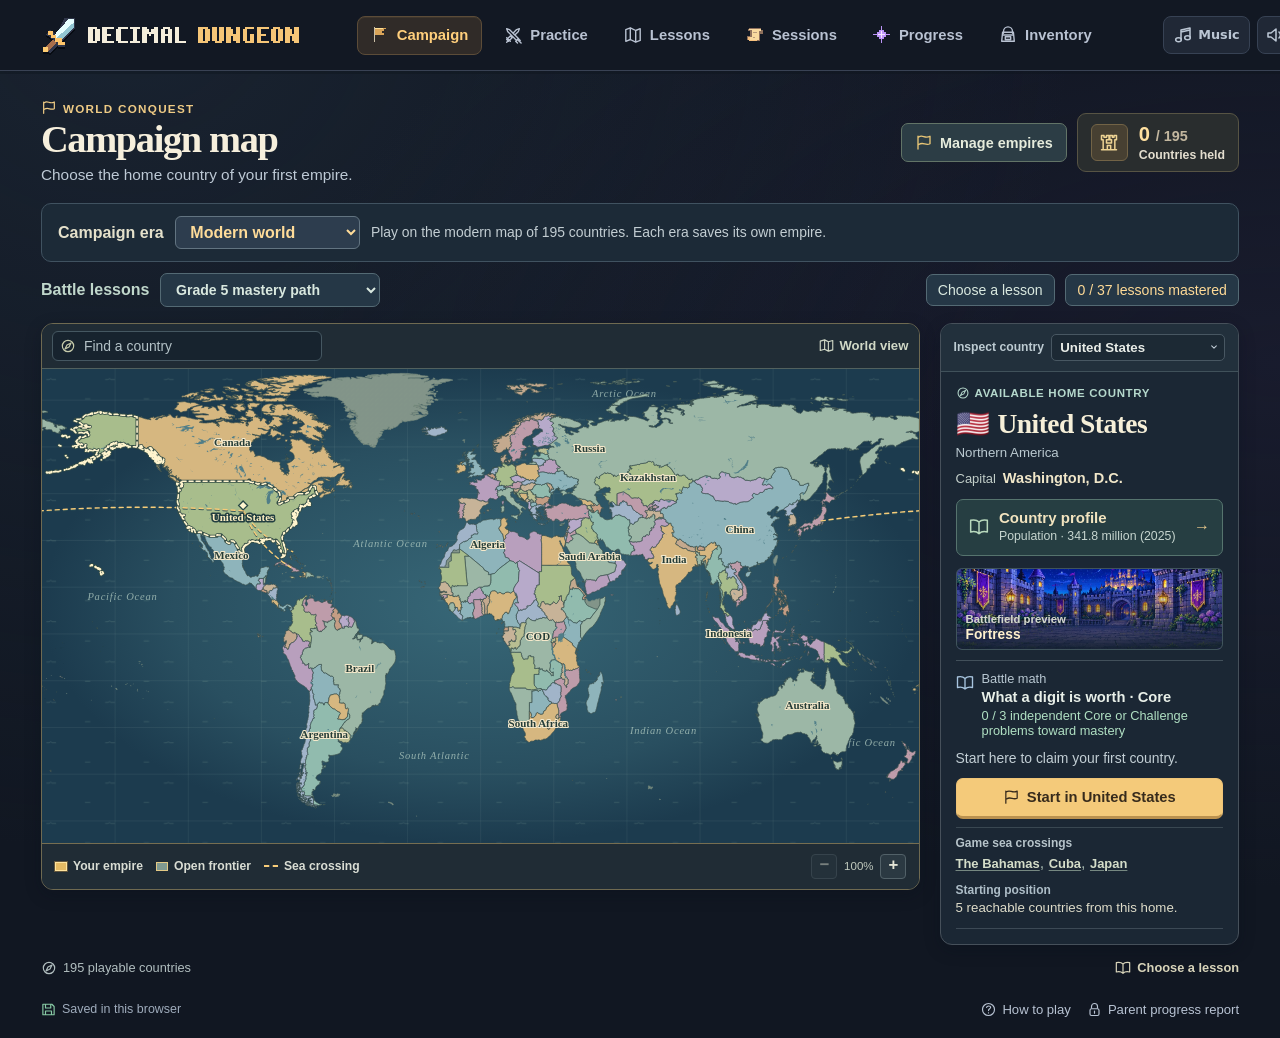
<file: web/index.html>
<!doctype html>
<html lang="en">
<head>
<meta charset="utf-8">
<meta name="viewport" content="width=device-width, initial-scale=1">
<meta name="theme-color" content="#10131e">
<meta http-equiv="Content-Security-Policy" content="default-src 'self' file:; script-src 'self' file:; style-src 'self' file: 'unsafe-inline'; img-src 'self' file: data:; media-src 'self' file:; connect-src 'none'; object-src 'none'; base-uri 'none'">
<title>Decimal Dungeon</title>
<link rel="icon" href="assets/app-icon.png">
<link rel="stylesheet" href="game.css">
<link rel="stylesheet" href="workbench.css">
<link rel="stylesheet" href="panels.css">
<link rel="stylesheet" href="campaign.css">
<link rel="stylesheet" href="country-guide.css">
<link rel="stylesheet" href="lesson-board.css">
<link rel="stylesheet" href="lesson-library.css">
<link rel="stylesheet" href="math-paper.css">
<link rel="stylesheet" href="fraction-workmat.css">
<link rel="stylesheet" href="battle-clock.css">
<script defer src="math.js"></script>
<script defer src="campaign-data.js"></script>
<script defer src="capitals.js"></script>
<script defer src="historical-atlas.js"></script>
<script defer src="eras.js"></script>
<script defer src="place-value.js"></script>
<script defer src="lesson-numbers.js"></script>
<script defer src="lesson-space.js"></script>
<script defer src="lessons.js"></script>
<script defer src="adventure.js"></script>
<script defer src="math-paper.js"></script>
<script defer src="fraction-workmat.js"></script>
<script defer src="workbench.js"></script>
<script defer src="lesson-models.js"></script>
<script defer src="lesson-board.js"></script>
<script defer src="lesson-library.js"></script>
<script defer src="panels.js"></script>
<script defer src="country-profiles.js"></script>
<script defer src="historical-country-facts.js"></script>
<script defer src="heritage-sites.js"></script>
<script defer src="country-guide.js"></script>
<script defer src="campaign.js"></script>
<script defer src="victory.js"></script>
<script defer src="battle-clock.js"></script>
<script defer src="music.js"></script>
<script defer src="game.js"></script>
</head>
<body>
<a class="skip" href="#campaign-host">Go to campaign map</a>
<header class="mast">
  <div class="mast-inner">
    <div class="brand" aria-label="Decimal Dungeon"><span data-icon="sword" class="brand-icon"></span><img src="assets/wordmark.png" alt="Decimal Dungeon"></div>
    <nav class="nav" aria-label="Game navigation">
      <button type="button" class="nav-item current" id="campaign-nav" aria-current="page"><span data-icon="flag"></span>Campaign</button>
      <button type="button" class="nav-item" id="battle-nav"><span data-icon="battle"></span><span id="battle-nav-label">Practice</span></button>
      <button type="button" class="nav-item" data-panel="map"><span data-icon="map"></span>Lessons</button>
      <button type="button" class="nav-item" data-panel="sessions"><span data-icon="scroll"></span>Sessions</button>
      <button type="button" class="nav-item" data-panel="progress"><span data-icon="spark"></span>Progress</button>
      <button type="button" class="nav-item" data-panel="inventory"><span data-icon="bag"></span>Inventory</button>
    </nav>
    <div class="tools">
      <button type="button" class="tool music-toggle" id="music" aria-label="Turn background music on" aria-pressed="false"><span data-icon="music"></span><span>Music</span></button>
      <button type="button" class="tool" id="sound" title="Turn sound off" aria-label="Turn sound off"><span data-icon="sound"></span></button>
      <button type="button" class="tool" data-panel="settings" title="Game settings" aria-label="Game settings"><span data-icon="gear"></span></button>
    </div>
  </div>
</header>
<main id="campaign-host" tabindex="-1" aria-label="Empire campaign"></main>
<main class="game-layout" id="battle-host" hidden>
  <div class="play-column">
    <section class="lesson-strip" aria-label="Current lesson">
      <div><small id="lesson-session-label">Current lesson</small><strong id="lesson-title" data-active-lesson></strong></div>
      <button type="button" data-panel="tutorial">Tutorial</button>
      <button type="button" data-panel="map">Change lesson</button>
    </section>
    <section class="arena" aria-labelledby="world-title">
      <div class="scenery" id="scenery">
        <div class="glints" aria-hidden="true"><i></i><i></i><i></i><i></i></div>
        <div class="area-title">
          <div class="world-tag"><span data-icon="diamond"></span><span id="world-number">Math practice</span></div>
          <h1 id="world-title" tabindex="-1">Add tenths</h1>
        </div>
        <div id="encounter" class="encounter">Encounter 01</div>
        <div class="fighter hero-fighter" id="hero-fighter" aria-hidden="true">
          <div class="char-shadow"></div>
          <div class="figure"><img id="hero-art" src="assets/ranger.png" alt=""><span class="held" id="held"></span></div>
        </div>
        <div class="fighter enemy-fighter" id="enemy-fighter" aria-hidden="true">
          <div class="char-shadow"></div>
          <div class="figure"><img id="enemy-art" src="assets/slime.png" alt=""><span class="crown" data-icon="crown"></span></div>
        </div>
        <dialog id="victory-film" aria-labelledby="victory-caption">
          <video id="victory-video" muted playsinline preload="none" aria-label="Heroes and monsters march into battle. The heroes raise their flag in victory."></video>
          <strong id="victory-caption"></strong>
          <button type="button" id="skip-victory">Skip film</button>
        </dialog>
        <div class="battle-flash" aria-hidden="true"></div>
        <span class="crit-flare" aria-hidden="true">Critical hit!</span>
        <div class="hero-nameplate plate"><span class="player-gem"></span><span id="battle-hero-name">Rowan</span></div>
        <div class="enemy-nameplate plate">
          <span class="hp-line"><b id="enemy-name">Moss Slime</b><span id="enemy-hp">30/30 HP</span></span>
          <span class="meter hp-track"><span id="hp-meter"></span></span>
        </div>
      </div>
      <div class="objective"><span data-icon="battle"></span><span id="objective">Solve the problem to defeat Moss Slime.</span></div>
    </section>
    <div class="spell-area">
      <div id="battle-timer"></div>
      <section id="workbench" tabindex="-1" aria-label="Math workbench"></section>
    </div>
  </div>
  <aside class="journal" aria-label="Hero and progress">
    <section class="journal-card hero-card">
      <div class="card-title"><span class="kicker-icon" data-icon="helmet"></span><h2>Your hero</h2><button type="button" class="icon-link" title="Change hero or equipment" aria-label="Change hero or equipment" data-panel="inventory"><span data-icon="edit"></span></button></div>
      <div class="hero-profile">
        <div class="portrait"><img id="portrait" src="assets/ranger.png" alt=""></div>
        <div><div class="small-label" id="hero-role">Forest ranger</div><strong id="hero-name">Rowan</strong><span class="level-badge" id="hero-level">Level 1</span></div>
      </div>
      <div class="xp-label"><span>Experience</span><span id="xp-count">0 / 100 XP</span></div>
      <div class="meter xp-track"><span id="xp-meter"></span></div>
      <div class="wallet"><span data-icon="coin"></span><strong id="coins">0</strong><span>gold coins</span></div>
    </section>
    <section class="journal-card quest-card">
      <div class="card-title"><span class="kicker-icon" data-icon="scroll"></span><h2>Battle and learning progress</h2></div>
      <div class="quest-body">
        <div class="quest-name"><span data-icon="flag"></span><strong id="quest-boss-title">Next boss</strong></div>
        <p id="quest-boss-text"></p><div class="encounter-route" id="route" aria-hidden="true"></div>
        <hr>
        <div class="quest-name"><span data-icon="spark"></span><strong id="quest-mastery-title">Add tenths</strong></div>
        <p id="quest-mastery-text"></p><div class="mastery-pips" id="mastery-pips" aria-hidden="true"></div>
      </div>
    </section>
    <button class="map-preview" type="button" id="empire-preview">
      <span class="map-image" id="campaign-miniature" aria-hidden="true"></span>
      <span class="map-caption"><span data-icon="flag"></span><span class="map-caption-heading"><strong>Campaign map</strong><small id="preview-era"></small></span><span id="world-count"></span></span>
    </button>
  </aside>
</main>
<footer class="footer"><span class="save-status" id="save-status"><span data-icon="save"></span>Saved on this Mac</span><div><button type="button" data-panel="help"><span data-icon="help"></span>How to play</button><button type="button" data-panel="parent"><span data-icon="lock"></span>Parent progress report</button></div></footer>
<noscript>This game needs JavaScript enabled.</noscript>
</body>
</html>
</file>
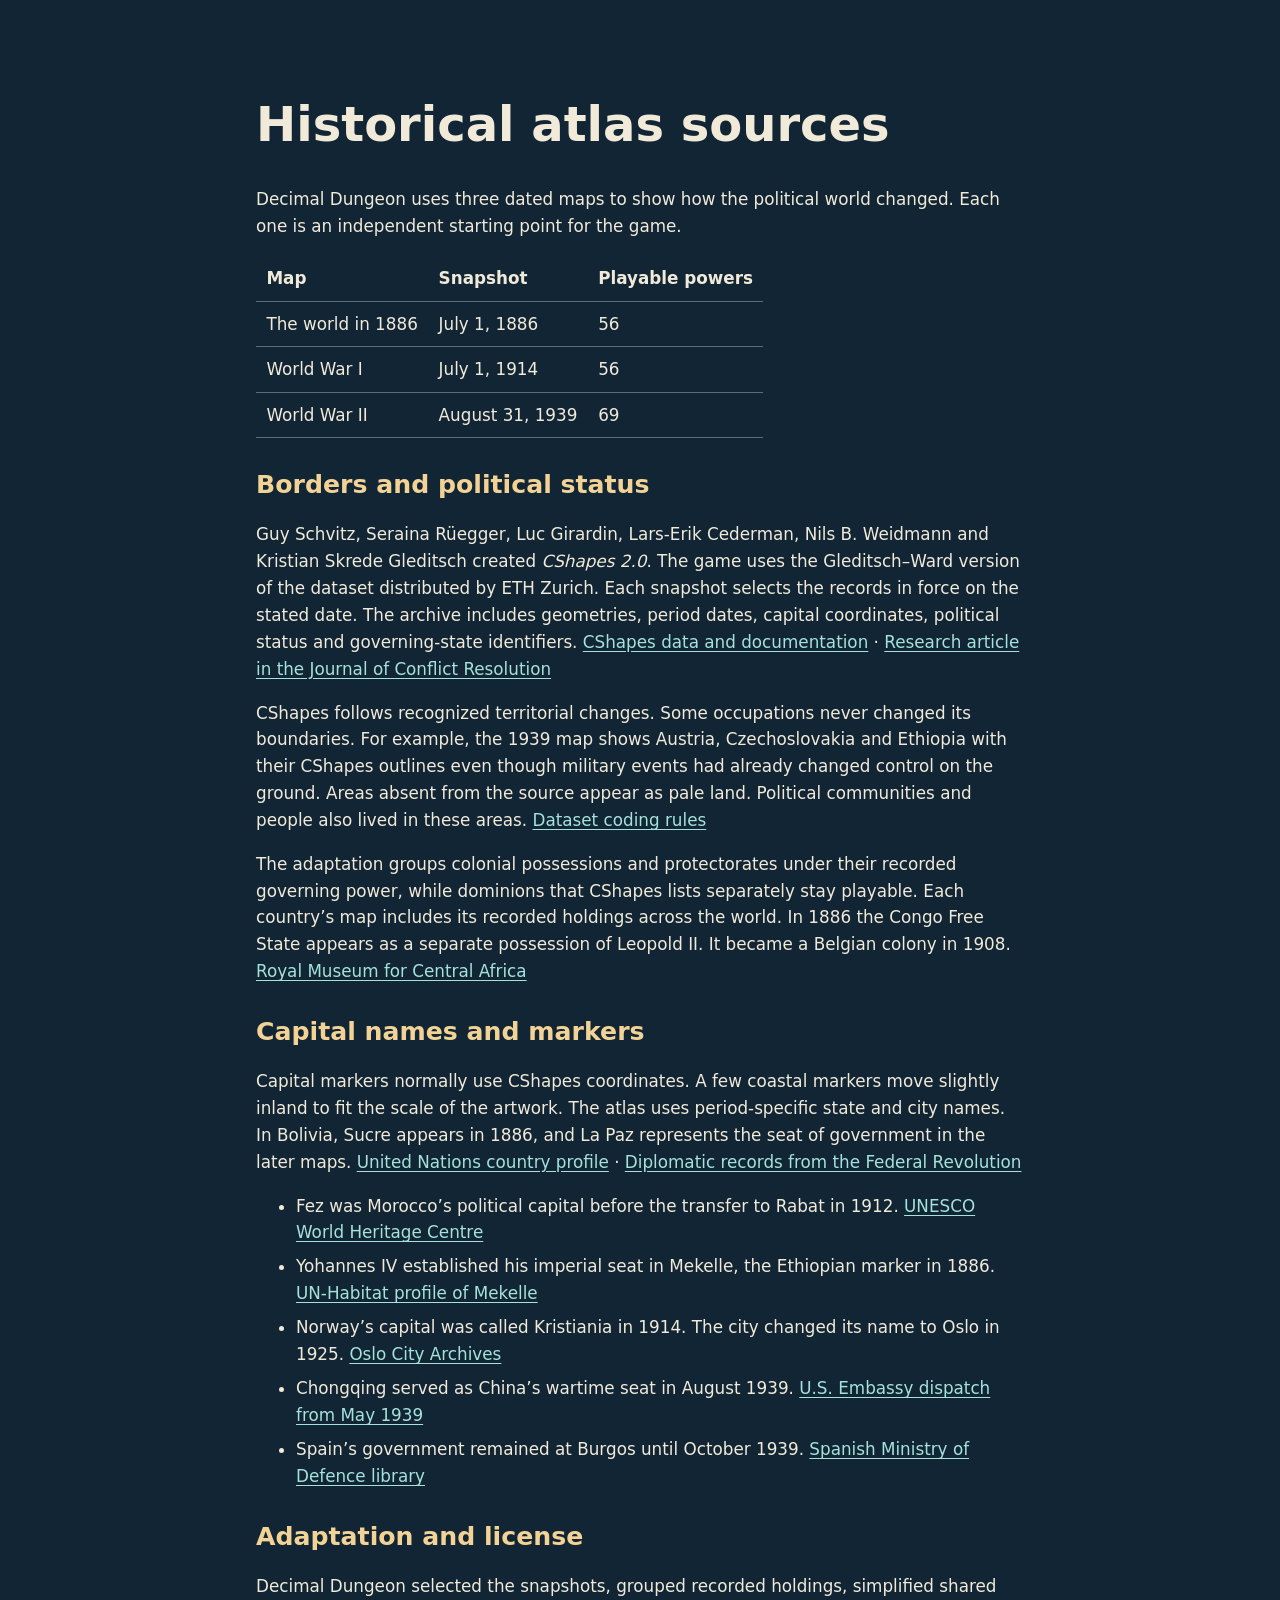
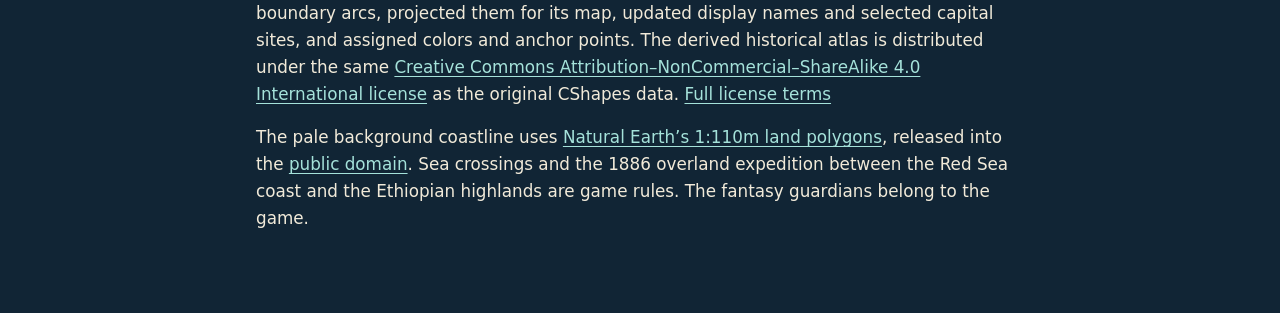
<file: web/historical-atlas-credits.html>
<!doctype html>
<html lang="en">
<head>
<meta charset="utf-8"><meta name="viewport" content="width=device-width,initial-scale=1">
<title>Historical atlas sources · Decimal Dungeon</title>
<style>
:root{color-scheme:dark}body{max-width:48rem;margin:0 auto;padding:clamp(1.5rem,5vw,4rem);background:#112535;color:#f1ead9;font:1.05rem/1.6 system-ui,sans-serif}h1,h2{line-height:1.2}h1{font-size:clamp(2rem,6vw,3rem)}h2{margin-top:2rem;color:#f2d395}a{color:#a5e2da;text-underline-offset:.17em}li+li{margin-top:.45rem}th,td{text-align:left;vertical-align:top;padding:.55rem .65rem;border-bottom:1px solid #547078}table{border-collapse:collapse}p{margin:1em 0}
</style>
</head>
<body>
<main>
<h1>Historical atlas sources</h1>
<p>Decimal Dungeon uses three dated maps to show how the political world changed. Each one is an independent starting point for the game.</p>
<table><thead><tr><th scope="col">Map</th><th scope="col">Snapshot</th><th scope="col">Playable powers</th></tr></thead><tbody>
<tr><td>The world in 1886</td><td>July 1, 1886</td><td>56</td></tr>
<tr><td>World War I</td><td>July 1, 1914</td><td>56</td></tr>
<tr><td>World War II</td><td>August 31, 1939</td><td>69</td></tr></tbody></table>
<h2>Borders and political status</h2>
<p>Guy Schvitz, Seraina Rüegger, Luc Girardin, Lars-Erik Cederman, Nils B. Weidmann and Kristian Skrede Gleditsch created <i>CShapes 2.0</i>. The game uses the Gleditsch–Ward version of the dataset distributed by ETH Zurich. Each snapshot selects the records in force on the stated date. The archive includes geometries, period dates, capital coordinates, political status and governing-state identifiers. <a href="https://icr.ethz.ch/data/cshapes/">CShapes data and documentation</a> · <a href="https://doi.org/10.1177/00220027211013563">Research article in the Journal of Conflict Resolution</a></p>
<p>CShapes follows recognized territorial changes. Some occupations never changed its boundaries. For example, the 1939 map shows Austria, Czechoslovakia and Ethiopia with their CShapes outlines even though military events had already changed control on the ground. Areas absent from the source appear as pale land. Political communities and people also lived in these areas. <a href="https://icr.ethz.ch/data/cshapes/CShapes-2.0_Codebook.pdf">Dataset coding rules</a></p>
<p>The adaptation groups colonial possessions and protectorates under their recorded governing power, while dominions that CShapes lists separately stay playable. Each country’s map includes its recorded holdings across the world. In 1886 the Congo Free State appears as a separate possession of Leopold II. It became a Belgian colony in 1908. <a href="https://www.africamuseum.be/en/about_us/viewpoints">Royal Museum for Central Africa</a></p>
<h2>Capital names and markers</h2>
<p>Capital markers normally use CShapes coordinates. A few coastal markers move slightly inland to fit the scale of the artwork. The atlas uses period-specific state and city names. In Bolivia, Sucre appears in 1886, and La Paz represents the seat of government in the later maps. <a href="https://data.un.org/legacy/en/iso/bo.html">United Nations country profile</a> · <a href="https://history.state.gov/historicaldocuments/frus1899/d66">Diplomatic records from the Federal Revolution</a></p>
<ul>
<li>Fez was Morocco’s political capital before the transfer to Rabat in 1912. <a href="https://whc.unesco.org/en/list/170/">UNESCO World Heritage Centre</a></li>
<li>Yohannes IV established his imperial seat in Mekelle, the Ethiopian marker in 1886. <a href="https://unhabitat.org/sites/default/files/download-manager-files/City%20Prosperity%20Index%20Ethiopian%20City%20%E2%80%93%20Mekelle.pdf">UN-Habitat profile of Mekelle</a></li>
<li>Norway’s capital was called Kristiania in 1914. The city changed its name to Oslo in 1925. <a href="https://www.oslo.kommune.no/OBA/tobias/tobiasartikler/pdf_arkiv/Tobias2014.pdf">Oslo City Archives</a></li>
<li>Chongqing served as China’s wartime seat in August 1939. <a href="https://history.state.gov/historicaldocuments/frus1939v04/d378">U.S. Embassy dispatch from May 1939</a></li>
<li>Spain’s government remained at Burgos until October 1939. <a href="https://bibliotecavirtual.defensa.gob.es/BVMDefensa/exp_justicia_militar/en/consulta_aut/registro.do?control=BMDA20130019888">Spanish Ministry of Defence library</a></li>
</ul>
<h2>Adaptation and license</h2>
<p>Decimal Dungeon selected the snapshots, grouped recorded holdings, simplified shared boundary arcs, projected them for its map, updated display names and selected capital sites, and assigned colors and anchor points. The derived historical atlas is distributed under the same <a href="https://creativecommons.org/licenses/by-nc-sa/4.0/">Creative Commons Attribution–NonCommercial–ShareAlike 4.0 International license</a> as the original CShapes data. <a href="https://creativecommons.org/licenses/by-nc-sa/4.0/legalcode.en">Full license terms</a></p>
<p>The pale background coastline uses <a href="https://www.naturalearthdata.com/downloads/110m-physical-vectors/110m-land/">Natural Earth’s 1:110m land polygons</a>, released into the <a href="https://www.naturalearthdata.com/about/terms-of-use/">public domain</a>. Sea crossings and the 1886 overland expedition between the Red Sea coast and the Ethiopian highlands are game rules. The fantasy guardians belong to the game.</p>
</main>
</body>
</html>
</file>
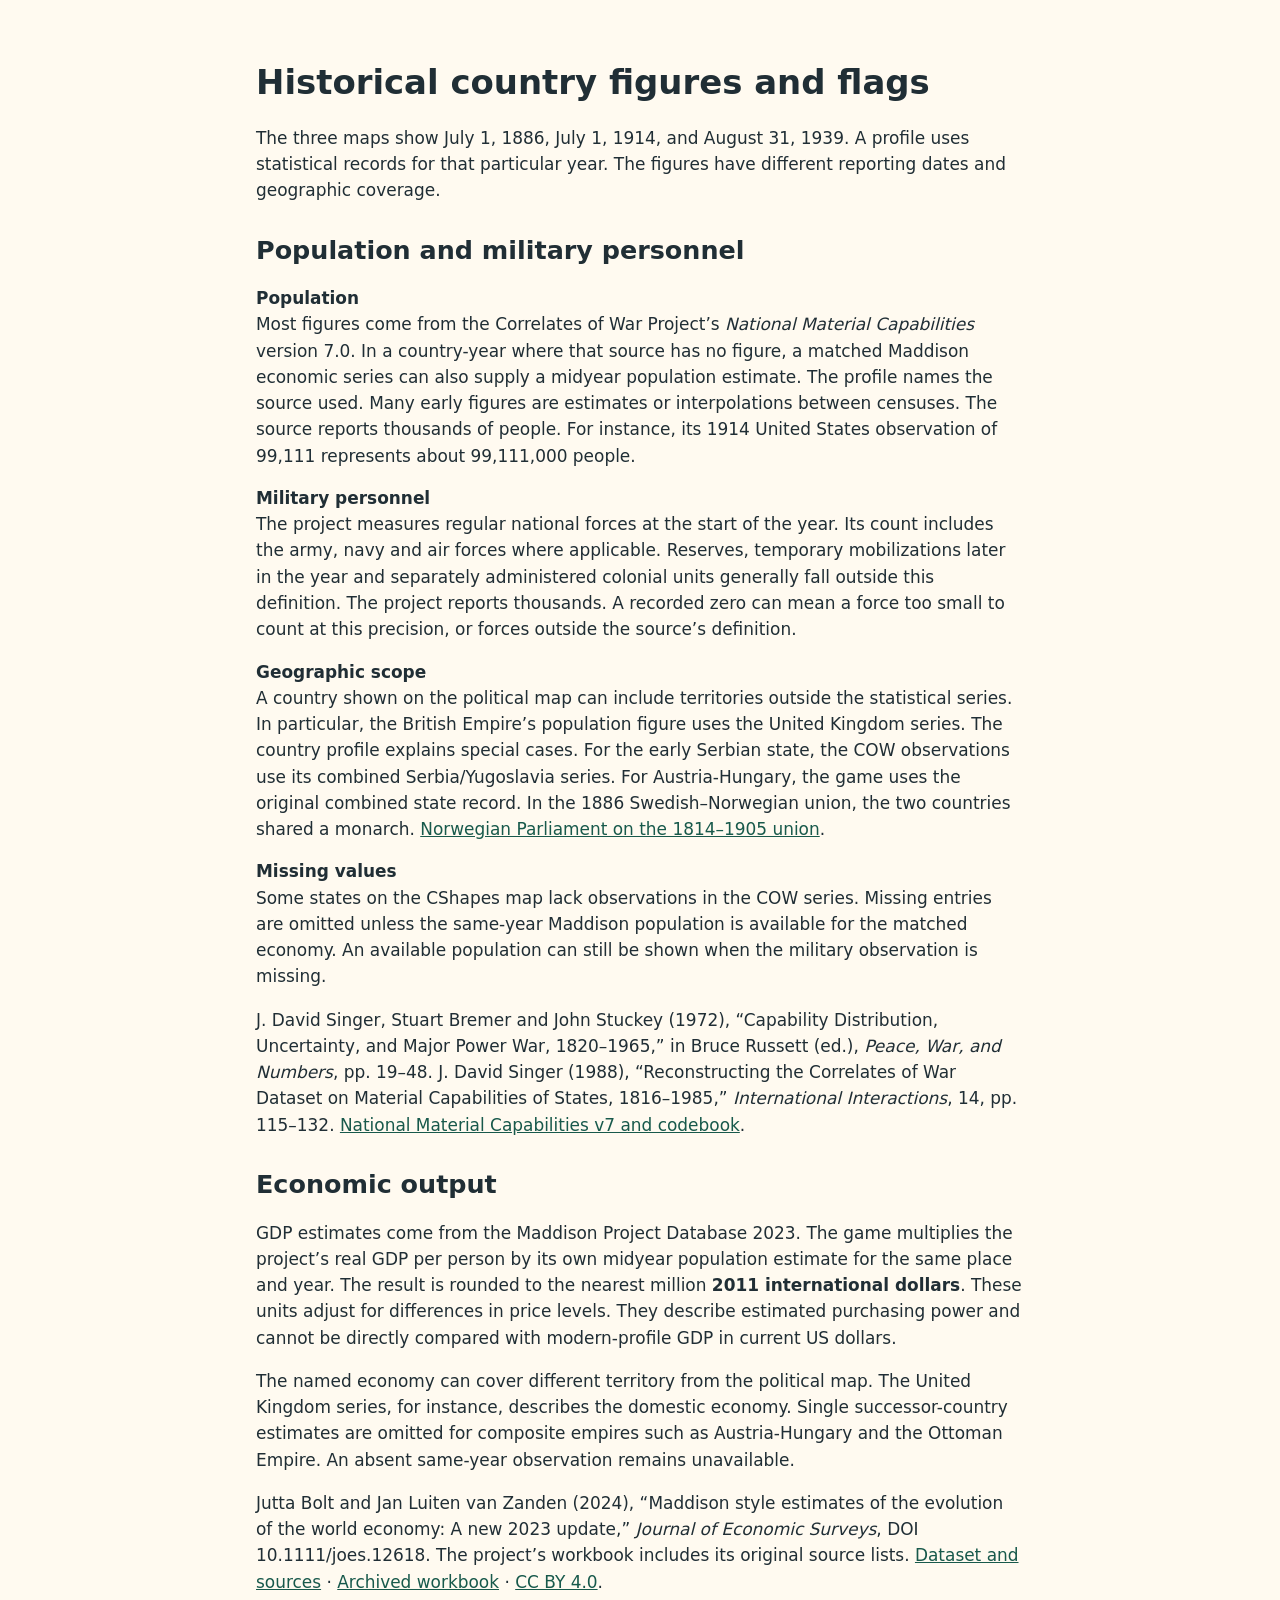
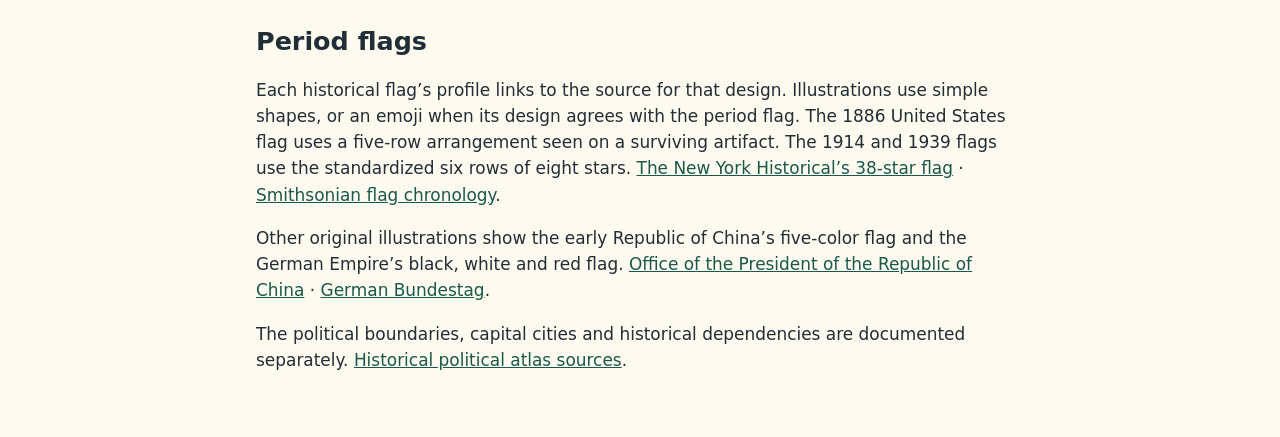
<file: web/historical-country-sources.html>
<!doctype html>
<html lang="en"><meta charset="utf-8"><meta name="viewport" content="width=device-width,initial-scale=1">
<title>Historical country figures and flags</title>
<style>body{max-width:48rem;margin:4rem auto;padding:0 1.25rem;font:1.06rem/1.55 system-ui;color:#202e35;background:#fffaf0}h1,h2{line-height:1.12}h2{margin-top:2rem}a{color:#18594b}dt{font-weight:700}dd{margin:0 0 1rem}code{overflow-wrap:anywhere}li{margin:.42rem 0}</style>
<main><h1>Historical country figures and flags</h1>
<p>The three maps show July 1, 1886, July 1, 1914, and August 31, 1939. A profile uses statistical records for that particular year. The figures have different reporting dates and geographic coverage.</p>
<h2>Population and military personnel</h2>
<dl><dt>Population</dt><dd>Most figures come from the Correlates of War Project’s <i>National Material Capabilities</i> version 7.0. In a country-year where that source has no figure, a matched Maddison economic series can also supply a midyear population estimate. The profile names the source used. Many early figures are estimates or interpolations between censuses. The source reports thousands of people. For instance, its 1914 United States observation of 99,111 represents about 99,111,000 people.</dd>
<dt>Military personnel</dt><dd>The project measures regular national forces at the start of the year. Its count includes the army, navy and air forces where applicable. Reserves, temporary mobilizations later in the year and separately administered colonial units generally fall outside this definition. The project reports thousands. A recorded zero can mean a force too small to count at this precision, or forces outside the source’s definition.</dd>
<dt>Geographic scope</dt><dd>A country shown on the political map can include territories outside the statistical series. In particular, the British Empire’s population figure uses the United Kingdom series. The country profile explains special cases. For the early Serbian state, the COW observations use its combined Serbia/Yugoslavia series. For Austria-Hungary, the game uses the original combined state record. In the 1886 Swedish–Norwegian union, the two countries shared a monarch. <a href="https://www.stortinget.no/no/Stortinget-og-demokratiet/Historikk/stortinget-og-unionen-med-sverige/">Norwegian Parliament on the 1814–1905 union</a>.</dd>
<dt>Missing values</dt><dd>Some states on the CShapes map lack observations in the COW series. Missing entries are omitted unless the same-year Maddison population is available for the matched economy. An available population can still be shown when the military observation is missing.</dd></dl>
<p>J. David Singer, Stuart Bremer and John Stuckey (1972), “Capability Distribution, Uncertainty, and Major Power War, 1820–1965,” in Bruce Russett (ed.), <i>Peace, War, and Numbers</i>, pp. 19–48. J. David Singer (1988), “Reconstructing the Correlates of War Dataset on Material Capabilities of States, 1816–1985,” <i>International Interactions</i>, 14, pp. 115–132. <a href="https://correlatesofwar.org/data-sets/national-material-capabilities/">National Material Capabilities v7 and codebook</a>.</p>
<h2>Economic output</h2>
<p>GDP estimates come from the Maddison Project Database 2023. The game multiplies the project’s real GDP per person by its own midyear population estimate for the same place and year. The result is rounded to the nearest million <strong>2011 international dollars</strong>. These units adjust for differences in price levels. They describe estimated purchasing power and cannot be directly compared with modern-profile GDP in current US dollars.</p>
<p>The named economy can cover different territory from the political map. The United Kingdom series, for instance, describes the domestic economy. Single successor-country estimates are omitted for composite empires such as Austria-Hungary and the Ottoman Empire. An absent same-year observation remains unavailable.</p>
<p>Jutta Bolt and Jan Luiten van Zanden (2024), “Maddison style estimates of the evolution of the world economy: A new 2023 update,” <i>Journal of Economic Surveys</i>, DOI 10.1111/joes.12618. The project’s workbook includes its original source lists. <a href="https://www.rug.nl/ggdc/historicaldevelopment/maddison/releases/maddison-project-database-2023">Dataset and sources</a> · <a href="https://doi.org/10.34894/INZBF2">Archived workbook</a> · <a href="https://creativecommons.org/licenses/by/4.0/">CC BY 4.0</a>.</p>
<h2>Period flags</h2>
<p>Each historical flag’s profile links to the source for that design. Illustrations use simple shapes, or an emoji when its design agrees with the period flag. The 1886 United States flag uses a five-row arrangement seen on a surviving artifact. The 1914 and 1939 flags use the standardized six rows of eight stars. <a href="https://emuseum.nyhistory.org/objects/29735/38star-united-states-flag">The New York Historical’s 38-star flag</a> · <a href="https://www.si.edu/spotlight/flag-day/flag-facts">Smithsonian flag chronology</a>.</p>
<p>Other original illustrations show the early Republic of China’s five-color flag and the German Empire’s black, white and red flag. <a href="https://english.president.gov.tw/Page/96">Office of the President of the Republic of China</a> · <a href="https://www.bundestag.de/en/parliament/symbols/flag/flag-199494">German Bundestag</a>.</p>
<p>The political boundaries, capital cities and historical dependencies are documented separately. <a href="historical-atlas-credits.html">Historical political atlas sources</a>.</p>
</main></html>
</file>
<file: web/game.css>
:root {
  color-scheme:dark;
  --ink:#f4f0e9; --muted:#acb8cb; --gold:#ffcf77; --line:#364153;
  --panel:#1b2433; --mint:#81dfb7; --subtle:#18202e;
  font-family:ui-rounded,"Trebuchet MS",-apple-system,BlinkMacSystemFont,sans-serif;
  font-size:16px;
}
* {box-sizing:border-box}
[hidden] {display:none!important}
#campaign-host:focus, #world-title:focus {outline:none}
body {margin:0; color:var(--ink); background-color:#111722; background-image:radial-gradient(ellipse at 10% 0%,#23314170 0,transparent 58%),radial-gradient(ellipse at 100% 35%,#23213d65 0,transparent 55%); min-height:100vh}
button {font:inherit; color:inherit; cursor:pointer}
button:focus-visible,a:focus-visible,[tabindex="0"]:focus-visible {outline:3px solid #a4deff; outline-offset:3px}
button:disabled {cursor:default}
[data-icon] {display:inline-grid; place-items:center; flex-shrink:0; line-height:0}
[data-icon] svg {display:block; width:100%; height:100%}
.skip {position:absolute; left:12px; top:-100px; z-index:8; background:#26374a; color:white; padding:9px}
.skip:focus {top:12px}
.mast {background:#121823; border-bottom:1px solid #394254; box-shadow:0 3px 0 #0e141d66}
.mast-inner {min-height:70px; max-width:1336px; margin:0 auto; padding:9px clamp(18px,3.2vw,45px); display:flex; align-items:center; gap:clamp(22px,4.5vw,72px)}
.brand {display:flex; gap:11px; align-items:center; flex:none}
.brand img {display:block; width:clamp(155px,16.5vw,226px); height:auto; image-rendering:pixelated}
.brand-icon {width:36px; height:41px; filter:drop-shadow(0 2px 0 #070b12)}
.nav {display:flex; gap:8px; align-items:center}
.nav-item,.tool {background:transparent; color:#b9c2d2; border:1px solid transparent; border-radius:8px; font-weight:690; transition:background .14s,color .14s}
.nav-item {display:flex; align-items:center; justify-content:center; gap:8px; min-height:39px; padding:6px 13px; font-size:.925rem; white-space:nowrap}
.nav-item [data-icon] {width:18px; height:18px}
.nav-item:hover,.tool:hover {background:#293344; color:#fff3d9}
.nav-item.current {color:#ffcf7c; border-color:#5c4c38; background:#302b28; box-shadow:inset 0 1px #79644033}
.tools {margin-left:auto; display:flex; gap:7px}
.tool {width:38px; height:38px; display:grid; place-items:center; border-color:#374254; color:#bbc6d4; background:#202836}
.tool [data-icon] {width:20px; height:20px}
.game-layout,.footer {width:min(100%,1336px); margin:auto; padding-inline:clamp(18px,3.2vw,45px)}
.game-layout {display:grid; grid-template-columns:minmax(0,1fr) clamp(240px,24vw,309px); gap:clamp(16px,1.7vw,25px); padding-top:clamp(18px,2.3vh,28px); align-items:start}
.play-column,.journal {display:grid; gap:18px; min-width:0}
.arena,.journal-card,.map-preview {border:1px solid #3b4659; background:var(--panel); border-radius:14px; overflow:hidden; box-shadow:0 4px 8px #0710192a}
.scenery {position:relative; height:clamp(252px,22.5vw,313px); background-color:#17434b; background-image:url(assets/slime-forest.webp); background-position:center; background-size:cover; isolation:isolate; overflow:hidden}
.scenery::before {content:""; position:absolute; inset:0; z-index:-1; pointer-events:none; background:linear-gradient(122deg,#071628b5,transparent 42%),linear-gradient(to top,#0c1c2673,transparent 26%)}
.area-title {position:absolute;right:clamp(94px,13%,122px); left:clamp(17px,2vw,29px); top:clamp(16px,1.6vw,22px)}
.world-tag,.encounter {font:700 .73rem/1.2 ui-monospace,Menlo,monospace; letter-spacing:.11em; text-transform:uppercase}
.world-tag {color:#ffe1a2; display:flex; align-items:center; gap:6px; text-shadow:0 1px 2px #010b13}
.world-tag [data-icon] {width:12px; height:12px}
.area-title h1 {margin:5px 0 0;color:#fff2c4;font-family:inherit;font-size:clamp(1.5rem,2.55vw,2.33rem);font-weight:850;line-height:1.08;letter-spacing:-.025em;text-wrap:balance;overflow-wrap:anywhere;text-shadow:0 2px 1px #152b36,0 0 8px #10262d}
.encounter {position:absolute; right:16px; top:16px; padding:6px 9px; letter-spacing:.05em; border:1px solid #b7d0d440; border-radius:5px; background:#111a2cce; color:#eeeede; font-size:.69rem}
.fighter {--scale:1; position:absolute; bottom:49px; width:clamp(75px,9vw,122px); height:clamp(77px,9.2vw,127px); pointer-events:none}
.fighter .figure {position:absolute; inset:0; display:grid; align-items:end; animation:breathe 2.45s ease-in-out infinite; transform-origin:bottom center}
.fighter img {width:100%; height:100%; display:block; object-fit:contain; object-position:bottom; image-rendering:pixelated; filter:drop-shadow(1px 2px 0 #142a3259)}
.hero-fighter {left:24%; transform:translateX(-50%)}
.enemy-fighter {right:24%; transform:translateX(50%) scale(var(--scale)); transform-origin:bottom center; width:clamp(67px,7.7vw,106px); height:clamp(67px,7.7vw,106px)}
.enemy-fighter .figure {animation:slime-idle 2.1s ease-in-out infinite}
.enemy-fighter.special {--scale:1.12}
.enemy-fighter.special img {filter:sepia(.6) saturate(1.8) hue-rotate(342deg)}
.enemy-fighter.boss {--scale:1.25}
.enemy-fighter .crown {display:none; position:absolute; top:-12%; left:32%; width:34%; height:30%}
.enemy-fighter.boss .crown {display:grid}
.char-shadow {position:absolute; inset:auto 4% -4px; height:13px; border-radius:50%; background:#091e29a8}
.held {position:absolute; left:87%; bottom:36%; width:29%; height:39%; transform:rotate(8deg); filter:drop-shadow(1px 2px 0 #1b2736)}
.held svg {height:100%; width:100%; display:block}
.plate {position:absolute; display:flex; justify-content:center; background:#111c29ef; color:#f5f2db; border:1px solid #93a6a17a; border-radius:6px; line-height:1.1; box-shadow:0 2px 0 #0f21225e}
.hero-nameplate {align-items:center; gap:6px; left:24%; bottom:14px; transform:translateX(-50%); padding:6px 12px; font-size:.83rem; font-weight:740}
.player-gem {display:block; width:7px; height:7px; background:#8cdecd; transform:rotate(45deg); border:1px solid #b5ffe3}
.enemy-nameplate {right:24%; bottom:8px; min-width:130px; max-width:240px; transform:translateX(50%); padding:5px 8px; display:block}
.hp-line {display:flex; align-items:center; justify-content:space-between; gap:10px; font-size:.78rem}
.hp-line span {font:650 .65rem/1.1 ui-monospace,Menlo,monospace; color:#dbe1d1; white-space:nowrap}
.meter {display:block; width:100%; overflow:hidden; border-radius:4px; background:#0e1724}
.meter>span {display:block; height:100%; border-radius:inherit; transition:width .45s}
.hp-track {height:5px; margin-top:4px}
.hp-track>span {background:#8be097; box-shadow:inset 0 -1px #55ad74}
.objective {color:#d3deeb; display:flex; gap:9px; align-items:center; padding:10px 16px; background:#1b2737; font-size:.91rem; min-height:39px}
.objective [data-icon] {color:#e7be83; width:17px; height:17px}
.journal {gap:15px}
.card-title {min-height:45px; display:flex; align-items:center; gap:10px; padding:11px 17px; border-bottom:1px solid #384253; background:#202a39}
.card-title h2 {margin:0; font-size:1rem; letter-spacing:.005em}
.kicker-icon {width:22px; height:22px}
.icon-link {margin-left:auto; width:28px; height:26px; padding:4px; background:transparent; border:0; color:#b3bfd1; border-radius:4px; display:grid; place-items:center}
.icon-link:hover {background:#3a4254}
.icon-link [data-icon] {width:14px;height:14px}
.hero-profile {display:flex; align-items:center; gap:13px; padding:17px 17px 13px}
.portrait {display:grid; justify-items:center; align-items:end; width:63px; height:63px; flex:none; border:1px solid #697966; border-radius:10px; overflow:hidden; background:radial-gradient(at 50% 80%,#686d4d,#39493d 65%,#2a3a37)}
.portrait img {width:66px; height:72px; object-fit:contain; object-position:top; image-rendering:pixelated; transform:translateY(6px)}
.small-label {font-size:.78rem; color:#bcc9d3}
#hero-name {display:inline-block; font-size:1.35rem; line-height:1.25; margin:2px 6px 3px 0}
.level-badge {display:inline-block; font-size:.72rem; font-weight:750; color:#e8d5ff; background:#3c344a; border:1px solid #685574; padding:3px 6px; border-radius:5px; vertical-align:3px}
.xp-label {display:flex; gap:5px; justify-content:space-between; margin:0 17px 6px; color:#c4cedd; font-size:.78rem}
#xp-count {font:600 .73rem/1.2 ui-monospace,Menlo,monospace; color:#c1b1eb}
.xp-track {margin:0 17px 14px; width:calc(100% - 34px); height:7px; background:#0f1723; border:1px solid #344052}
.xp-track>span {background:#ba9ced}
.wallet {border-top:1px solid #354050; margin:0 17px; padding:10px 0 12px; display:flex; align-items:center; gap:6px; font-size:.83rem; color:#c7c4bd}
.wallet [data-icon] {width:20px; height:20px; margin-right:2px}
.wallet strong {font-size:.97rem; color:var(--gold)}
.quest-body {padding:14px 17px 17px}
.quest-name {display:flex; gap:7px; align-items:center; font-size:.91rem}
.quest-name [data-icon] {width:15px; height:15px}
.quest-body p {font-size:.81rem; color:#b7c2d2; line-height:1.4; margin:5px 0 10px}
.quest-body hr {border:0; border-top:1px dashed #435064; margin:15px 0}
.encounter-route {display:flex; align-items:center; width:100%; max-width:210px; height:14px}
.encounter-route i {flex:1; position:relative; height:2px; background:#454e60}
.encounter-route i:last-child {flex:0}
.encounter-route i::before {content:""; width:8px; height:8px; background:#222b3c; border:1px solid #6b7890; position:absolute; top:50%; transform:translateY(-50%) rotate(45deg); box-sizing:border-box}
.encounter-route i.done::before {background:#7fd6ad; border-color:#a3e5c5}
.encounter-route i.active::before {background:#f4bf61; border-color:#ffe6b0; box-shadow:0 0 6px #e2bf5366}
.mastery-pips {display:flex; gap:4px}
.mastery-pips i {background:#303d4e; border:1px solid #495569; border-radius:2px; width:10%; max-width:22px; height:6px}
.mastery-pips i.lit {background:#92cbb5; border-color:#a5e7c5}
.map-preview {padding:0; width:100%; display:flex; flex-direction:column; text-align:left}
.map-image {aspect-ratio:1000 / 540; width:100%; display:block; background:#213941; transition:filter .2s}
.map-image svg {display:block; width:100%; height:100%}
.map-preview:hover .map-image {filter:brightness(1.12)}
.map-caption {display:flex; width:100%; align-items:center; padding:10px 14px; gap:8px; background:#202b39}
.map-caption [data-icon] {width:19px; height:19px}
.map-caption strong {font-size:.93rem}
.map-caption-heading {display:grid; gap:2px; min-width:0}
#preview-era {font-size:.72rem; color:#c0d0d4}
#world-count {font-size:.74rem; color:#bdcbd2; margin-left:auto}
.footer {display:flex; align-items:center; justify-content:space-between; margin:17px auto 0; padding-bottom:16px; color:#9facbc; font-size:.78rem}
.footer>div,.footer button,.save-status {display:flex; align-items:center; gap:6px}
.footer>div {gap:16px}
.footer button {background:none; border:0; padding:5px 0; color:#b8c3d3; font-size:.82rem}
.footer button:hover {color:#f9d393}
.footer [data-icon] {width:15px; height:15px}
.save-status [data-icon] {color:#88caa5}
#workbench {outline:none; scroll-margin-top:12px}
#workbench .wb-shell {border-radius:14px; border-color:#3b4659}
.receipt {padding:21px; text-align:center; background:radial-gradient(ellipse at top,#343344,#1b2433 80%); border:1px solid #4c4f62; border-radius:14px}
.receipt h2 {margin:8px 0 5px; font-size:1.5rem}
.receipt p {margin:4px 0 11px; color:#ccd4df; line-height:1.4}
.receipt>.reward-emblem {color:var(--gold); width:35px; height:35px}
.receipt>.reward-emblem:not([data-icon]) {font-size:2.15rem;line-height:1.15}
.take {display:flex; align-items:center; justify-content:center; gap:12px; margin:12px 0; flex-wrap:wrap}
.take span {display:inline-flex; align-items:center; gap:4px; color:#eadabb; font-size:.86rem; font-weight:700}
.take [data-icon] {width:16px;height:16px}
.next {background:var(--gold); color:#362a19; border:1px solid #edbd6b; border-bottom:3px solid #ad8046; padding:9px 21px; border-radius:8px; font-weight:750}
.receipt .equation {font:700 1rem/1.5 ui-monospace,Menlo,monospace; color:#b9efd2}
.glints {position:absolute; inset:0; z-index:-1}
.glints i {position:absolute; width:3px; height:3px; background:#fff2a3; box-shadow:0 0 6px #fee173; animation:drift 4s ease-in-out infinite}
.glints i:nth-child(1) {left:10%; top:70%}.glints i:nth-child(2) {left:42%; top:58%; animation-delay:-1.5s}.glints i:nth-child(3) {left:58%; top:68%; animation-delay:-2.7s}.glints i:nth-child(4) {left:88%; top:51%; animation-delay:-.7s}
.battle-flash {opacity:0; width:24px; height:24px; background:#fff7ad; box-shadow:0 0 10px 6px #f7c576; position:absolute; left:29%; bottom:30%; clip-path:polygon(50% 0,65% 35%,100% 50%,65% 62%,50% 100%,38% 63%,0 50%,38% 37%)}
.cast .battle-flash {animation:cast .65s ease-out both}
.cast .enemy-fighter .figure {animation:hit .6s .28s ease-out}
@keyframes breathe {50%{transform:translateY(-2px)}}
@keyframes slime-idle {50%{transform:scale(1.035,.96)}}
@keyframes drift {0%,100%{opacity:.15; transform:translateY(4px)}50%{opacity:.9; transform:translateY(-4px)}}
@keyframes cast {0%{opacity:0; left:29%; transform:scale(.3)}18%{opacity:1}82%{opacity:1; left:75%; transform:scale(1.2)}100%{left:75%; opacity:0; transform:scale(2.8)}}
@keyframes hit {15%,45%{transform:translateX(6px);filter:brightness(1.8)}30%,75%{transform:translateX(-2px)}}
@media (min-width:1450px) {.game-layout {padding-top:30px}.scenery {height:335px}.journal{gap:18px}}
@media (max-width:1000px) {.mast-inner{gap:22px}.nav{gap:1px}.nav-item{padding-inline:9px}.game-layout {grid-template-columns:minmax(0,1fr) 225px;gap:14px}.card-title,.hero-profile{padding-inline:13px}.quest-body{padding-inline:13px}.scenery{height:254px}}
@media (max-width:880px) {.game-layout{grid-template-columns:minmax(0,1fr)}.journal{grid-template-columns:repeat(3,minmax(0,1fr));align-items:start}.hero-fighter{width:100px;height:108px}.enemy-fighter{width:85px;height:85px}.scenery{height:270px}.hero-profile{gap:8px}.portrait{width:50px;height:53px}.portrait img{width:52px;height:60px}}
@media (max-width:670px) {.mast-inner{flex-wrap:wrap; gap:7px; padding-block:10px 4px}.brand-icon{width:28px;height:32px}.brand img{width:171px}.nav{order:3; width:100%; justify-content:space-between; border-top:1px solid #303947; padding-top:5px}.nav-item{flex:1; min-height:34px}.tool{height:32px;width:32px}.game-layout,.footer{padding-inline:12px}.game-layout{padding-top:12px}.scenery{height:235px}.journal{grid-template-columns:repeat(2,minmax(0,1fr));gap:10px}.map-preview{grid-column:1/-1;display:grid;grid-template-columns:40% 1fr}.journal-card{height:100%}.quest-body{padding-block:10px}.quest-body hr{margin:10px 0}.enemy-nameplate{right:25%}.play-column{gap:12px}.footer{flex-wrap:wrap;gap:6px}}
@media (max-width:430px) {.encounter{font-size:.6rem;padding:4px 6px;right:10px;top:12px}.area-title{left:14px;top:12px}.hero-fighter{width:80px;height:90px;left:23%}.enemy-fighter{width:70px;height:70px}.scenery{height:209px}.hero-profile{display:block;padding-block:10px}.portrait{float:left;margin:0 6px 3px 0;width:40px;height:44px}.portrait img{width:44px;height:50px}.level-badge{font-size:.65rem}.small-label{font-size:.71rem}.hero-profile #hero-name{font-size:1rem}.objective{font-size:.82rem;padding:8px 10px}.map-caption{padding-inline:8px}.card-title{gap:6px}.quest-name{font-size:.8rem}.quest-name [data-icon]{width:12px;height:12px}.quest-body p{font-size:.75rem}.quest-body{padding-inline:10px}.encounter-route{width:92%}}
@media (prefers-reduced-motion:reduce) {*,*::before,*::after {animation:none!important; transition:none!important; scroll-behavior:auto!important}}
@media (min-width:671px) and (max-width:820px) {
  .mast-inner{gap:10px;padding-inline:12px}.brand{gap:6px}.brand img{width:144px}.brand-icon{width:27px}
  .nav-item{font-size:.85rem;padding-inline:6px;gap:4px}.tool{width:33px;height:34px}
}
@media (max-width:440px) {.nav-item{font-size:.79rem;padding-inline:4px;gap:4px}.nav-item [data-icon]{width:14px;height:14px}}

#victory-film {position:absolute;inset:0;z-index:6;margin:0;width:100%;height:100%;max-width:none;max-height:none;padding:0;border:0;overflow:hidden;background:#101922;color:#fff3cf}
#victory-video {width:100%;height:100%;display:block;object-fit:contain}
#victory-caption {position:absolute;top:12px;left:14px;max-width:calc(100% - 118px);padding:5px 10px;background:#122032e8;border:1px solid #d1ae70;border-radius:5px;font:700 clamp(.88rem,2vw,1.18rem)/1.25 Georgia,serif}
#skip-victory,[data-replay-victory],[data-conquest-map] {border:1px solid #768093;border-radius:7px;background:#1d2a3b;color:#fff1cf;font:inherit;font-weight:650;padding:7px 12px}
#skip-victory {position:absolute;right:12px;top:12px;font-size:.82rem}
[data-replay-victory],[data-conquest-map] {margin:4px 0 4px 8px}

.receipt .next kbd {margin-inline-start:.6em;padding:.05em .28em;border:1px solid #977344;border-radius:3px;font:600 .86em/1 system-ui}

.worked-sums {margin:10px auto 14px;background:#172435;border:1px solid #425767;border-radius:8px;text-align:left}
.worked-sums summary {padding:9px 13px;cursor:pointer;color:#c0e6dc;font-weight:650}
.worked-sums summary:focus-visible {outline:2px solid #f8d992;outline-offset:2px}
.worked-sums-sheet {display:grid;grid-template-columns:repeat(auto-fit,minmax(min(100%,240px),1fr));gap:18px;padding:5px 13px 13px}
.worked-sums h3 {color:#ffe1a5;margin:0;font-size:1rem}
.worked-sums .equation {overflow-wrap:anywhere}
.worked-sums ol {padding:0;margin:0;list-style:none}
.worked-sums li {display:grid;grid-template-columns:1fr auto;gap:1px 9px;padding:5px 0;border-top:1px solid #384655}
.worked-sums li strong {text-transform:capitalize;font-size:.85rem}
.worked-sums li span {font-variant-numeric:tabular-nums}
.worked-sums li small {grid-column:1/-1;color:#b8c9d1}
.lesson-milestone{display:inline-block;margin:7px 0;border:1px solid #4b766d;background:#203d39;padding:5px 10px;border-radius:7px;color:#bae7d0;font-weight:650}
.lesson-milestone.earned{border-color:#bb944e;background:#3b3224;color:#ffdc90}
.receipt [data-next-lesson]{font:inherit;background:#233847;color:#c6e8db;border:1px solid #5d7e81;border-radius:7px;padding:7px 10px;margin:4px}
@media(max-width:950px){.mast .nav{flex-wrap:wrap}.mast .nav-item{padding-inline:7px;min-height:34px}}
.spell-area{min-width:0}
.music-toggle{width:auto;padding-inline:9px;display:flex;align-items:center;justify-content:center;gap:5px;font:650 .8rem/1 system-ui}
.music-toggle[aria-pressed=true]{border-color:#78aa91;background:#244537;color:#c1e7cb}
.critical-hit{display:flex;justify-content:center;align-items:center;flex-wrap:wrap;gap:8px;margin:10px auto 6px;padding:8px 12px;width:fit-content;border:1px solid #a48553;border-radius:7px;background:#3a3225;color:#f9dea6}
.critical-hit strong{color:#ffda80}.critical-hit span{font-size:.85rem}
@media(max-width:720px){.music-toggle{width:36px;padding-inline:4px}.music-toggle span:last-child{display:none}}
.crit-flare{display:none;pointer-events:none;position:absolute;z-index:4;right:12%;top:27%;padding:3px 8px;font:800 clamp(.85rem,1.7vw,1.3rem)/1.3 ui-rounded,system-ui;color:#ffe394;background:#30281cef;border:1px solid #d6a45b;border-radius:5px;text-shadow:1px 1px #362715}
.crit-cast .crit-flare{display:block;animation:crit-rise 1.6s ease-out forwards}
@keyframes crit-rise{0%{opacity:0;transform:translateY(12px) scale(.9)}15%,77%{opacity:1}23%{transform:translateY(0) scale(1.04)}100%{opacity:0;transform:translateY(-16px)}}
@media(prefers-reduced-motion:reduce){.crit-cast .crit-flare{display:none}}
</file>
<file: web/workbench.css>
.wb-shell {
  --wb-ink:#ebeff7; --wb-soft:#b2bed0; --wb-line:#344054; --wb-frame:#1d2738;
  --wb-gold:#ffcc70; --wb-teal:#88ead4; --wb-input:#faf0d7;
  color:var(--wb-ink); background:#1b2433; border:1px solid var(--wb-line);
  border-radius:18px; overflow:hidden; font-family:inherit;
}
.wb-shell * { box-sizing:border-box; }
.wb-sr { position:absolute; width:1px; height:1px; margin:-1px; overflow:hidden; clip-path:inset(50%); white-space:nowrap; }
.wb-header { display:flex; align-items:center; justify-content:space-between; gap:12px; padding:15px 21px; border-bottom:1px solid var(--wb-line); }
.wb-title-group,.wb-tools { display:flex; align-items:center; gap:12px; }
.wb-title-group { min-width:0; }
.wb-book,.wb-tools { flex-shrink:0; }
.wb-tools { gap:10px; }
.wb-header .wb-equation { color:#f3dfaf; font:650 1.13rem/1.3 ui-monospace,'Courier New',monospace; letter-spacing:.02em; margin:3px 0 0; }
.wb-header .wb-equation span { color:#b6c4d5; }
.wb-mode { color:#b7c5d8; font-size:.83rem; font-weight:650; }
.wb-header h2 { display:flex; gap:12px; align-items:center; color:var(--wb-ink); font-family:inherit; font-size:1.2rem; line-height:1.25; letter-spacing:-.025em; font-weight:780; margin:0; }
.wb-book { display:grid; place-items:center; width:35px; height:35px; border-radius:9px; color:#c8b5ff; background:#36314c; border:1px solid #55466a; }
.wb-shell button, .wb-shell input { font:inherit; }
.wb-shell button { cursor:pointer; }
.wb-shell button:disabled { cursor:default; }
.wb-shell :focus-visible { outline:3px solid var(--wb-teal); outline-offset:3px; }
.wb-header .wb-hint { background:#252d3c; border:1px solid #51505a; color:#ffdb91; display:flex; align-items:center; gap:7px; font-size:.875rem; font-weight:700; border-radius:9px; padding:6px 9px; min-height:35px; }
.wb-hint:disabled { opacity:.55; }
.wb-hint-count { background:#453d32; border-radius:5px; padding:1px 5px; font-variant-numeric:tabular-nums; }
.wb-body { display:grid; grid-template-columns:minmax(245px,.92fr) minmax(275px,1.08fr); gap:clamp(16px,2.3vw,32px); padding:18px 21px 21px; align-items:stretch; }
.wb-board {
  --wb-cell:clamp(32px,3.45vw,43px); --wb-gap:5px; display:flex; flex-direction:column; align-items:center;
  justify-content:center; gap:12px; min-height:185px; border-radius:12px; border:1px solid #36465a;
  padding:16px 6px; color:#e6edf7;
  background-color:#141e2d; background-image:linear-gradient(#637b9411 1px,transparent 1px),linear-gradient(90deg,#637b9411 1px,transparent 1px);
  background-size:18px 18px; overflow:hidden; position:relative;
}
.wb-grid { width:calc(var(--wb-cell) * var(--n)); margin-inline:auto; position:relative; }
.wb-guided::before { content:''; position:absolute; inset-block:0; left:calc(var(--wb-cell) * var(--wb-whole) - 1px); border-left:1px dashed #b29a6566; pointer-events:none; }
.wb-row, .wb-places { display:grid; grid-template-columns:repeat(var(--n),var(--wb-cell)); justify-content:start; }
.wb-row { position:relative; transform:translateX(calc(var(--wb-cell) * var(--shift,0))); }
.wb-row.wb-movable { border-radius:6px; cursor:grab; touch-action:pan-y; user-select:none; -webkit-user-select:none; }
.wb-row.wb-movable:active { cursor:grabbing; }
.wb-lane { position:relative; margin:3px 0; }
.wb-operator { position:absolute; left:calc(-1 * var(--wb-cell) - 11px); top:50%; transform:translateY(-52%); font:600 1.3rem/1 ui-monospace,monospace; color:#c0cddd; }
.wb-cell { height:calc(var(--wb-cell) - 6px); display:flex; align-items:center; justify-content:center; position:relative; font:700 clamp(1.25rem,2.3vw,1.65rem)/1 ui-monospace,'Courier New',monospace; font-variant-numeric:tabular-nums; border-radius:5px; }
.wb-tile { color:#f5ecd7; background:#344153; box-shadow:inset 0 -2px 0 #263244; margin-inline:calc(var(--wb-gap)/2); }
.wb-movable .wb-tile { color:#fff3cf; background:#51473b; box-shadow:inset 0 0 0 1px #7c6850,inset 0 -2px 0 #3c342b; }
.wb-cell .wb-dot { position:absolute; z-index:2; display:block; width:6px; height:6px; background:#ffce76; color:transparent; border-radius:50%; right:-6px; bottom:3px; pointer-events:none; }
.wb-cell:not(.wb-tile) .wb-dot { right:-3px; }
.wb-active-col { color:#152b2b; background:#b4e6cf; box-shadow:inset 0 -2px 0 #779f91; }
.wb-filled:not(.wb-active-col) { color:#90ead8; }
.wb-line { height:2px; margin:6px -5px 5px; background:#a3aab2; opacity:.85; border-radius:3px; }
.wb-result.wb-unfilled::before { content:''; display:block; background:#344050; border-radius:4px; height:3px; width:13px; }
.wb-result-row .wb-verified { color:#a9ebce; }
.wb-places { margin-bottom:5px; color:#bac9d9; }
.wb-places span { text-align:center; font:600 .75rem/1.15 ui-monospace,monospace; }
.wb-shell .wb-guide-btn { color:#b8cadd; background:transparent; border:0; padding:2px 5px; font-size:.81rem; font-weight:650; text-decoration:underline; text-underline-offset:3px; }
.wb-carries .wb-cell { height:24px; }
.wb-shell .wb-digit-input { width:calc(100% - 6px); height:100%; padding:0; text-align:center; font:inherit; font-size:inherit; color:#20292f; background:var(--wb-input); border:2px solid #ddbd82; border-radius:5px; outline-offset:1px; caret-color:#233128; box-shadow:none; }
.wb-shell .wb-result-input { border-color:#a9e8d3; background:#e0fae9; }
.wb-digit-input::placeholder { color:#766d55; opacity:1; }
.wb-shell .wb-carry { width:22px; height:22px; border:1px dashed #c7afec; background:#40364e; color:#f0dbff; border-radius:5px; font:650 .92rem/1 ui-monospace,monospace; }
.wb-carry::placeholder { color:#d9cce9; }
.wb-carry-done { color:#d9beff; font-size:.89rem; }
.wb-shell .wb-placeholder { width:100%; }
.wb-sliders { display:flex; gap:8px; }
.wb-row-controls { display:grid; gap:6px; }
.wb-slider-label { align-self:center; min-width:65px; color:#c6d1de; font-size:.78rem; font-weight:680; }
.wb-multi-board { container-type:inline-size; }
.wb-multi-board .wb-grid { --wb-cell:min(42px,calc((100cqw - 19px) / (var(--n) + 2.7))); }
.wb-wide-places .wb-places span { align-self:start; white-space:nowrap; }
.wb-wide-places .wb-places span:nth-child(even) { margin-top:.9rem; }
.wb-multi-board .wb-operator { left:calc(-1 * var(--wb-cell) - 10px); }
.wb-sliders button { border:1px solid #475569; color:#e0e6ee; background:#2a3647; border-radius:7px; padding:4px 10px; min-width:64px; font-size:.83rem; font-weight:700; display:inline-flex; gap:6px; align-items:center; justify-content:center; }
.wb-sliders button span { font-size:1.1rem; line-height:1; }
.wb-sliders button:disabled { opacity:.47; }
.wb-task { display:flex; flex-direction:column; justify-content:center; align-items:flex-start; min-width:0; text-align:left; padding-block:4px; }
.wb-step { color:#b2c2d4; display:flex; align-items:center; gap:9px; font-size:.78rem; font-weight:650; }
.wb-dots { display:flex; gap:4px; align-items:center; }
.wb-dots i { display:block; border-radius:3px; height:5px; width:8px; background:#465267; }
.wb-dots .wb-here { width:16px; background:#f8cd7c; }
.wb-dots .wb-done { background:#88d6b8; }
.wb-task h3 { font-family:inherit; font-size:clamp(1.18rem,2vw,1.47rem); color:#f4f2eb; letter-spacing:-.03em; line-height:1.2; margin:9px 0 6px; font-weight:760; }
.wb-task h3:focus { outline:0; }
.wb-task p { font-size:.96rem; line-height:1.45; margin:0; color:#c1cddd; }
.wb-actions { margin-top:13px; display:flex; flex-wrap:wrap; align-items:center; gap:8px 14px; }
.wb-shell .wb-primary { background:#ffce77; border:1px solid #f2c173; border-bottom:3px solid #b98d4c; color:#30291c; font-weight:780; border-radius:8px; padding:8px 17px; min-height:40px; font-size:.94rem; }
.wb-primary:hover { filter:brightness(1.05); }
.wb-shell .wb-text-btn { background:transparent; border:0; padding:6px 0; color:#c5d0de; font-size:.85rem; font-weight:650; text-decoration:underline; text-underline-offset:3px; text-decoration-color:#657386; }
.wb-feedback:empty { display:none; }
.wb-feedback p { font-size:.87rem; padding:7px 9px; border-radius:6px; margin-top:8px; }
.wb-feedback .wb-msg { color:#ffdda4; background:#39342f; border-left:2px solid #dfb568; }
.wb-feedback .wb-clue { display:flex; gap:7px; align-items:flex-start; color:#e7d8ff; background:#373044; border-left:2px solid #b49bdb; }
.wb-feedback .wb-clue svg { flex:none; margin-top:2px; }
.wb-shell .wb-final { border:2px solid #cdbd91; background:#fff2d6; color:#222b32; padding:8px 11px; font-size:1.1rem; border-radius:7px; width:100%; max-width:222px; margin-top:10px; font-variant-numeric:tabular-nums; }
.wb-final::placeholder { color:#736c61; }
.wb-estimates { display:flex; gap:8px; margin-top:10px; }
.wb-rounding { display:flex; flex-wrap:wrap; align-items:flex-end; gap:6px; margin-top:10px; }
.wb-rounding label { display:flex; flex-direction:column; gap:3px; color:#d3dfdd; font:600 .78rem/1.2 ui-monospace,monospace; }
.wb-rounding>span { align-self:flex-end; color:#bac8d3; padding-bottom:6px; }
.wb-shell .wb-rounding input { width:4.8em; min-height:31px; font:650 .95rem/1 ui-monospace,monospace; border-radius:5px; border:1px solid #cfb786; background:#f7eed8; color:#263139; text-align:center; padding:3px; }
.wb-estimates button { background:#2a3547; color:#f4f4ef; border:1px solid #617187; border-radius:7px; min-width:43px; min-height:34px; font-weight:700; }
.wb-estimates button[aria-pressed=true] { background:#d7f4de; color:#20382e; border-color:#92cea9; }
.wb-cast { text-align:center; padding:24px; color:var(--wb-teal); }
@media (max-width:800px) {
  .wb-body { grid-template-columns:minmax(225px,.92fr) minmax(195px,1fr); padding:14px; gap:16px; }
  .wb-board { --wb-cell:33px; }
}
@media (max-width:580px) {
  .wb-body { grid-template-columns:1fr; gap:14px; }
  .wb-header { padding:11px 14px; }
  .wb-header .wb-title-group,.wb-header .wb-tools { gap:7px; }
  .wb-header .wb-tools { flex-direction:column-reverse; gap:2px; align-items:center; }
  .wb-mode { font-size:.78rem; }
  .wb-board { min-height:155px; --wb-cell:36px; padding:12px 8px; }
  .wb-task { padding:0 2px; }
  .wb-actions { margin-top:10px; }
}
.wb-group-board { gap:14px; padding:18px 12px; }
.wb-pair-tiles { display:flex; flex-wrap:wrap; justify-content:center; gap:8px; }
.wb-shell .wb-pair-tiles button { position:relative; background:#e9ddba; border:2px solid #c2ae7d; border-bottom:4px solid #958153; border-radius:8px; color:#292d30; padding:12px 9px; font:700 clamp(1rem,1.7vw,1.32rem)/1 ui-monospace,monospace; }
.wb-shell .wb-pair-tiles button[aria-pressed=true] { background:#c2edd7; border-color:#71c9ad; border-bottom-color:#4d927e; }
.wb-shell .wb-pair-tiles button[aria-pressed=true]::after { content:'✓'; display:block; position:absolute; right:-4px; top:-7px; border:1px solid #afe1bf; border-radius:50%; padding:1px 3px; color:#f0f9dd; background:#366959; font:750 .72rem/1 ui-sans-serif,sans-serif; }
.wb-shell .wb-pair-tiles button:disabled { background:#3a4450; border-color:#526270; color:#d8decb; }
.wb-primary:disabled { opacity:.55; }
.wb-group-board .wb-group-note { text-align:center; color:#c0ccda; font-size:.85rem; margin:0; }
.wb-leg-context { display:flex; flex-wrap:wrap; align-items:center; gap:3px 10px; padding:9px 21px; background:#202c3a; border-bottom:1px solid #354556; }
.wb-leg-context strong { color:#b3e6cf; font-size:.82rem; font-weight:750; }
.wb-leg-context>span { color:#f5e4b9; font:650 .96rem/1.3 ui-monospace,monospace; overflow-wrap:anywhere; }
.wb-leg-context p { font-size:.82rem; line-height:1.3; margin:0 0 0 auto; color:#d0d8da; overflow-wrap:anywhere; }
.wb-step { flex-wrap:wrap; }
.wb-column-count { border-left:1px solid #5a6879; padding-left:8px; color:#bfdfcf; }
@media (max-width:580px) {
  .wb-leg-context { padding:8px 14px; }
  .wb-leg-context p { margin-left:0; flex-basis:100%; }
}

.wb-estimate-question{margin:12px 0 3px;color:#e9e1c8;font-weight:650}
.wb-rounding-summary{max-width:34rem;margin:10px auto;color:#f4ecd8}
.wb-rounding-summary dl{display:grid;gap:6px;margin:0;text-align:left}
.wb-rounding-summary dl>div{padding:7px 11px;border-left:3px solid #82c9ab;background:#1a2c32;border-radius:3px}
.wb-rounding-summary dt{font-size:.78rem;color:#bfcecb}
.wb-rounding-summary dd{margin:2px 0 0;font-size:1rem;font-weight:700;font-variant-numeric:tabular-nums}
.wb-rounding-summary p{font-size:.84rem}
</file>
<file: web/panels.css>
.dp-dialog {
  --dp-base: #182334;
  --dp-card: #223045;
  --dp-line: #405069;
  --dp-text: #f6f2dc;
  --dp-dim: #bdc8cf;
  --dp-gold: #ffcf76;
  --dp-mint: #8cdfbc;
  color: var(--dp-text);
  background: var(--dp-base);
  border: 2px solid #697385;
  border-radius: 14px;
  box-shadow: 0 8px 0 #111821, 0 26px 95px #050a15aa, inset 0 1px #a6aa9c25;
  width: min(35rem, calc(100vw - 2rem));
  max-width: 100%;
  max-height: min(84dvh, 52rem);
  padding: 0;
  margin: auto;
  font: 1rem/1.45 -apple-system, BlinkMacSystemFont, 'Segoe UI', sans-serif;
  color-scheme: dark;
  overscroll-behavior: contain;
}
.dp-dialog::backdrop { background: #060d1aca; backdrop-filter: blur(4px); }
.dp-dialog * { box-sizing: border-box; }
.dp-dialog .dp-header {
  display: flex; align-items: center; gap: .75rem; padding: .95rem 1.35rem;
  background: #202d3e; border-bottom: 1px solid var(--dp-line);
  position: sticky; top: 0; z-index: 1;
}
.dp-dialog .dp-header h2 { margin: 0; font: 700 1.42rem/1.25 Georgia, serif; color: var(--dp-text); }
.dp-header .dp-icon { width: 1.7rem; height: 1.7rem; }
.dp-icon { width: 2rem; height: 2rem; image-rendering: pixelated; display: block; flex-shrink: 0; }
.dp-dialog .dp-close {
  margin-left: auto; border-radius: 8px; border: 1px solid var(--dp-line);
  color: var(--dp-dim); background: #28374a; width: 2.15rem; height: 2.15rem;
  padding: 0; font: 1.5rem/1 sans-serif; cursor: pointer;
}
.dp-dialog button { font-family: inherit; }
.dp-dialog button:focus-visible, .dp-dialog input:focus-visible, .dp-dialog select:focus-visible {
  outline: 3px solid #ffdb89; outline-offset: 3px;
}
.dp-dialog button:not(:disabled):hover { filter: brightness(1.13); }
.dp-dialog .dp-body { display: grid; gap: .85rem; padding: 1.2rem 1.4rem 1.45rem; }
.dp-dialog .dp-body h3 { color: var(--dp-text); font: 700 1.16rem/1.3 Georgia, serif; margin: .5rem 0 -.2rem; }
.dp-dialog .dp-body h4 { font-size: 1rem; font-weight: 650; line-height: 1.35; margin: .2rem 0 -.36rem; }
.dp-dialog .dp-description { margin: 0; color: var(--dp-dim); font-size: .96rem; line-height: 1.45; }
.dp-dialog .dp-list { display: grid; gap: .47rem; }
.dp-dialog .dp-map-art { display: block; width: 100%; height: clamp(6rem,18vh,10rem); object-fit: cover; border: 1px solid var(--dp-line); border-radius: 8px; image-rendering: pixelated; }
.dp-dialog .dp-route, .dp-dialog .dp-hero {
  background: var(--dp-card); color: var(--dp-text); border: 1px solid var(--dp-line);
  text-align: left; border-radius: 9px; padding: .52rem .78rem; cursor: pointer;
}
.dp-dialog .dp-route { display: flex; align-items: center; width: 100%; gap: .75rem; min-height: 3.09rem; }
.dp-dialog .dp-art { display: grid; place-items: center; flex: none; width: 2.5rem; height: 2.5rem; background: #172231; border-radius: 6px; }
.dp-dialog .dp-art .dp-icon { width: 1.65rem; height: 1.65rem; }
.dp-dialog .dp-route[aria-pressed="true"], .dp-dialog .dp-current, .dp-dialog .dp-hero[aria-pressed="true"] {
  background: #213c3e; border-color: #69aa97; box-shadow: inset 0 0 0 1px #83c1a522;
}
.dp-dialog .dp-route:disabled { opacity: 1; background: #1d2839; cursor: default; color: #c1c6cb; border-color: #354153; }
.dp-dialog .dp-route:disabled .dp-icon { opacity: .72; }
.dp-dialog .dp-main { display: grid; flex: 1; gap: .06rem; }
.dp-dialog .dp-main strong, .dp-dialog strong.dp-main, .dp-dialog .dp-hero strong { font-weight: 680; font-size: 1rem; }
.dp-dialog .dp-note { font-size: .87rem; color: var(--dp-dim); line-height: 1.35; }
.dp-dialog .dp-status { color: var(--dp-mint); font-size: .85rem; font-weight: 640; }
.dp-dialog .dp-route:disabled .dp-status { color: #a5b0c1; }
.dp-dialog .dp-balance { margin: 0; justify-self: start; padding: .3rem .75rem; background: #3b352c; border: 1px solid #776646; color: var(--dp-gold); border-radius: 5px; font-weight: 650; }
.dp-dialog .dp-heroes { display: grid; grid-template-columns: repeat(3, minmax(0,1fr)); gap: .5rem; }
.dp-dialog .dp-hero { display: grid; justify-items: start; gap: .15rem; padding: .8rem; }
.dp-dialog .dp-hero .dp-portrait { height: 3.65rem; width: 3.65rem; object-fit: contain; image-rendering: pixelated; margin-bottom: .3rem; }
.dp-dialog .dp-field { display: grid; gap: .36rem; font-size: .95rem; }
.dp-dialog select, .dp-dialog input:not([type=checkbox]) {
  width: 100%; min-width: 0; height: 2.75rem; border-radius: 6px; border: 1px solid var(--dp-line);
  background-color: #111c2c; color: var(--dp-text); padding: .45rem .7rem; font: inherit;
}
.dp-dialog select {
  appearance: none; padding-right: 2.25rem; cursor: pointer;
  background-image: linear-gradient(45deg,transparent 50%,var(--dp-dim) 50%),linear-gradient(135deg,var(--dp-dim) 50%,transparent 50%);
  background-size: 5px 5px; background-repeat: no-repeat;
  background-position: calc(100% - 17px) 52%,calc(100% - 12px) 52%;
}
.dp-dialog .dp-toggle { display: flex; align-items: center; justify-content: space-between; gap: 1rem; padding: .9rem; background: var(--dp-card); border-radius: 8px; }
.dp-dialog .dp-toggle input { accent-color: var(--dp-mint); width: 1.25rem; height: 1.25rem; }
.dp-dialog .dp-button {
  justify-self: start; font-size: .94rem; font-weight: 700; padding: .62rem 1rem; min-height: 2.55rem; cursor: pointer;
  border: 1px solid #738979; border-radius: 7px; color: var(--dp-text); background: #2b413f;
}
.dp-dialog .dp-primary { background: #ecd18b; color: #2f281a; border-color: #fbdc95; box-shadow: 0 3px #927846; }
.dp-dialog .dp-form { display: grid; gap: .8rem; }
.dp-dialog .dp-error { margin: 0; color: #ffb39c; font-size: .91rem; }
.dp-dialog .dp-error:empty { display: none; }
.dp-dialog .dp-stats { display: grid; grid-template-columns: repeat(4,1fr); gap: .4rem; }
.dp-dialog .dp-stat { display: grid; align-content: start; gap: .1rem; padding: .6rem .48rem; background: var(--dp-card); border: 1px solid var(--dp-line); border-radius: 7px; }
.dp-dialog .dp-stat strong { font-size: 1.25rem; color: var(--dp-gold); }
.dp-dialog .dp-stat span { font-size: .82rem; color: var(--dp-dim); }
.dp-dialog .dp-world-name { margin: 0; font-weight: 650; color: var(--dp-mint); }
.dp-dialog progress { display: block; width: 100%; height: .65rem; accent-color: var(--dp-mint); border: 0; border-radius: 4px; overflow: hidden; background: #0d1928; }
.dp-dialog progress::-webkit-progress-bar { background: #0d1928; }
.dp-dialog progress::-webkit-progress-value { background: var(--dp-mint); border-radius: 4px; }
.dp-dialog .dp-data { margin: 0; display: grid; grid-template-columns: 1fr auto; align-items: baseline; gap: .4rem 1rem; padding: .75rem; background: var(--dp-card); border-radius: 7px; color: var(--dp-dim); font-size: .92rem; }
.dp-dialog .dp-data dd { margin: 0; color: var(--dp-text); }
.dp-dialog .dp-skills summary { cursor: pointer; color: var(--dp-mint); font-weight: 650; }
.dp-dialog .dp-skills[open] summary { margin-bottom: .5rem; }
.dp-dialog .dp-help { padding-left: 1.6rem; margin: 0; display: grid; gap: .8rem; }
.dp-dialog .dp-help li { padding-left: .15rem; }
.dp-dialog .dp-help li::marker { color: var(--dp-gold); font-weight: 650; }
.dp-dialog .dp-help strong { display: block; margin-bottom: .1rem; color: var(--dp-text); }
.dp-dialog .dp-text { border: 0; background: transparent; text-decoration: underline; text-underline-offset: .2rem; cursor: pointer; padding: .55rem 0 .1rem; justify-self: start; font-size: .9rem; }
.dp-dialog .dp-reset { color: #f5b59d; }
.dp-dialog .dp-danger { display: grid; gap: .6rem; border: 1px solid #865c52; background: #3a2a30; border-radius: 8px; padding: .8rem; }
.dp-dialog .dp-actions { display: flex; flex-wrap: wrap; gap: .5rem; }
.dp-dialog .dp-remove { color: #ffdac9; background: #60342e; border-color: #986558; }
@media (max-width: 425px) {
  .dp-dialog .dp-header { padding: .8rem 1rem; }
  .dp-dialog .dp-body { padding: 1rem; }
  .dp-dialog .dp-routes .dp-route { gap: .45rem; padding: .45rem; }
  .dp-dialog .dp-stats { grid-template-columns: repeat(2,1fr); }
  .dp-dialog .dp-hero { padding: .6rem .4rem; }
  .dp-dialog .dp-status { font-size: .78rem; }
}

.dp-dialog .dp-schoolwork { border-color: #796745; background: #35302a; margin-bottom: .4rem; }
.dp-dialog .dp-schoolwork .dp-status { color: #ffda88; }
</file>
<file: web/campaign.css>
#campaign-host { max-width:1336px; margin:0 auto; padding:0 clamp(18px,3.2vw,45px); outline:none; }
#campaign-host[hidden] { display:none; }
.cm-shell { --cm-line:#3c4955; --cm-panel:#1b2734; --cm-cream:#f3e8cc; --cm-amber:#f3c974; color:#f0f0e7; padding-top:clamp(18px,2.3vw,29px); }
.cm-shell button,.cm-shell select { font-family:inherit; }
.cm-heading { display:flex; align-items:center; justify-content:space-between; gap:16px; margin:0 0 17px; }
.cm-empire-name { display:flex; align-items:center; gap:6px; color:#efcb85; text-transform:uppercase; font-weight:740; letter-spacing:.11em; font-size:.73rem; }
.cm-empire-name svg { width:16px; height:16px; }
.cm-heading h1 { font-family:Georgia,'Times New Roman',serif; font-size:clamp(1.95rem,3vw,2.75rem); color:#f6efdc; font-weight:700; line-height:1.04; letter-spacing:-.035em; margin:4px 0 5px; }
.cm-heading p { color:#bdc9d5; font-size:.96rem; line-height:1.35; margin:0; }
.cm-score { display:flex; gap:11px; align-items:center; padding:9px 13px; background:#292d2e; border:1px solid #575444; border-radius:9px; white-space:nowrap; }
.cm-score>span { display:grid; place-items:center; background:#474032; width:37px; height:37px; border:1px solid #726346; border-radius:6px; color:#eed393; }
.cm-score strong,.cm-score b { display:block; }
.cm-score strong { font-size:1.26rem; line-height:1.15; color:#ffe0a0; font-variant-numeric:tabular-nums; }
.cm-score small { font-size:.9rem; color:#c3b79f; }
.cm-score b { font-weight:600; font-size:.77rem; color:#e4decf; margin-top:2px; }
.cm-layout { display:grid; grid-template-columns:minmax(0,1fr) clamp(240px,25%,310px); align-items:start; gap:clamp(12px,1.5vw,21px); }
.cm-atlas,.cm-dossier { overflow:hidden; border:1px solid #46505a; border-radius:12px; box-shadow:0 5px 16px #07101945; background:var(--cm-panel); min-width:0; }
.cm-atlas { border-color:#6f6a51; }
.cm-atlas-tools { display:flex; align-items:center; justify-content:space-between; gap:9px; background:#202c35; padding:7px 10px; border-bottom:1px solid #52615e; }
.cm-search-wrap { position:relative; display:flex; align-items:center; width:min(65%,270px); }
.cm-search-wrap>svg { position:absolute; left:8px; width:16px; height:16px; color:#c5caaa; pointer-events:none; }
.cm-search-wrap input { font:inherit; width:100%; font-size:.87rem; border:1px solid #455761; border-radius:6px; background:#17232e; color:#f4efde; padding:6px 8px 6px 31px; }
.cm-search-wrap input::placeholder { color:#b4c2c7; }
.cm-search-wrap ul { position:absolute; z-index:6; left:0; right:0; top:100%; margin:4px 0 0; padding:4px; list-style:none; border-radius:6px; background:#22323e; border:1px solid #576569; box-shadow:0 8px 20px #0d1a2a70; }
.cm-search-wrap li { font-size:.85rem; padding:7px; border-radius:4px; cursor:pointer; color:#eeeeda; display:flex; justify-content:space-between; gap:6px; }
.cm-search-wrap li small { color:#bdc3ad; }
.cm-search-wrap li[aria-selected=true],.cm-search-wrap li:hover { background:#3d5054; }
.cm-world-view { display:flex; align-items:center; gap:5px; border:0; padding:4px 1px; background:none; color:#d0d8c6; font-size:.82rem; font-weight:680; }
.cm-world-view svg { width:15px; height:15px; }
.cm-viewport { width:100%; aspect-ratio:1000/540; overflow:hidden; background:#203e4f; }
.cm-map { display:block; width:100%; height:100%; user-select:none; -webkit-user-select:none; touch-action:none; cursor:grab; }
.cm-map:active { cursor:grabbing; }
.cm-atlas-tools { position:relative; z-index:2; }
.cm-country { cursor:pointer; }
.cm-country:focus { outline:none; }
.cm-country:hover .cm-ground { filter:brightness(1.13); }
.cm-ground { stroke:#3b504d; stroke-width:.72px; stroke-linejoin:round; }
.cm-frontier .cm-ground { stroke:#dfc78a; stroke-width:1.3px; filter:brightness(1.075); }
.cm-owned .cm-ground { stroke:#ffe4a1; stroke-width:1.9px; }
.cm-locked .cm-ground { filter:saturate(.79) brightness(.92); }
.cm-graticule { fill:none; stroke:#b1cec2; stroke-opacity:.15; stroke-width:.65; pointer-events:none; }
.cm-overlay,.cm-place-label { pointer-events:none; }
.cm-place-label text { text-anchor:middle; font-family:Georgia,'Times New Roman',serif; font-weight:700; paint-order:stroke; stroke-linejoin:round; }
.cm-tiny { cursor:pointer; }
.cm-select-outline,.cm-select-dash,.cm-sea-route { fill:none; stroke-linecap:round; stroke-linejoin:round; }
.cm-select-outline { stroke:#354d46; stroke-width:3.1px; }
.cm-select-dash { stroke:#fff4ce; stroke-width:1.55px; stroke-dasharray:4 3; }
.cm-sea-route { stroke:#f7cc79; stroke-width:1.45px; stroke-dasharray:4 4; filter:drop-shadow(0px 1px .4px #294c54); }
.cm-sea-type { fill:#b6d0c5; fill-opacity:.74; font-family:Georgia,serif; font-style:italic; font-size:12px; letter-spacing:.9px; text-anchor:middle; pointer-events:none; }
.cm-mapbar { display:flex; align-items:center; justify-content:space-between; gap:12px; padding:10px 13px; background:#202c35; border-top:1px solid #766e51; }
.cm-key,.cm-key>span,.cm-zoom,.cm-bottom,.cm-bottom>span,.cm-bottom button { display:flex; align-items:center; }
.cm-key { flex-wrap:wrap; gap:6px 13px; }
.cm-key>span { gap:6px; color:#d9ddd4; font-weight:620; font-size:.76rem; }
.cm-key i { display:inline-block; width:12px; height:9px; }
.cm-key .cm-key-held { background:#d4b269; border:1px solid #ffe49e; box-shadow:0 0 0 1px #63563c; }
.cm-key .cm-key-front { background:#7f9990; border:1.8px solid #e3c985; }
.cm-key .cm-key-sea { width:14px; height:0; border-top:2px dashed #f7cc79; }
.cm-zoom { gap:6px; flex:none; }
.cm-zoom button { background:#2b3942; color:#e5e6d7; border:1px solid #526168; border-radius:4px; width:26px; height:25px; display:grid; place-items:center; padding:0 0 1px; font-size:1.05rem; line-height:1; font-weight:600; }
.cm-zoom button:disabled { opacity:.45; }
.cm-zoom output { color:#c1cabe; font-size:.72rem; min-width:31px; text-align:center; font-variant-numeric:tabular-nums; }
.cm-picker { display:flex; align-items:center; justify-content:space-between; gap:7px; padding:10px 13px; background:#22303c; border-bottom:1px solid #40515a; }
.cm-picker label { font-size:.76rem; color:#bdcbd2; font-weight:650; }
.cm-select-wrap { position:relative; min-width:0; }
.cm-select-wrap select { appearance:none; -webkit-appearance:none; cursor:pointer; color:#e8ece7; background:#1c2934; border:1px solid #485762; border-radius:5px; font-size:.83rem; font-weight:680; padding:5px 21px 5px 8px; max-width:100%; }
.cm-select-wrap svg { position:absolute; pointer-events:none; right:4px; top:50%; width:14px; height:14px; color:#becad4; transform:translateY(-50%); }
.cm-country-heading { display:flex; align-items:center; gap:8px; }
.cm-emoji { font-family:"Apple Color Emoji","Segoe UI Emoji",sans-serif; font-size:1.7rem; }
.cm-geography { color:#bbcad1; font-size:.83rem; margin:0; }
.cm-battle-scene { height:82px; display:flex; flex-direction:column; justify-content:end; align-items:start; gap:2px; isolation:isolate; position:relative; overflow:hidden; border:1px solid #40545c; border-radius:6px; padding:7px 9px; background-position:center; background-size:cover; margin-top:12px; }
.cm-battle-scene::before { content:""; position:absolute; z-index:-1; inset:0; background:linear-gradient(0deg,#101e2bec,transparent 78%); }
.cm-battle-scene span { font-size:.71rem; font-weight:640; color:#d4d8ce; }
.cm-battle-scene strong { font-size:.86rem; color:#fff1cd; }
.cm-select-wrap { max-width:64%; }
.cm-geo-links { padding-top:8px; margin-top:8px; border-top:1px solid #394751; }
.cm-geo-links>span { display:block; font-size:.75rem; font-weight:650; color:#b7c4ca; }
.cm-geo-links p { margin:3px 0 0; line-height:1.25; }
.cm-country-link { display:inline; background:none; border:0; padding:0; font-size:.81rem; font-weight:650; color:#d4ddc9; text-decoration:underline; text-decoration-color:#768881; text-underline-offset:2px; }
.cm-country-link:hover { color:#ffe5ad; }
.cm-comma { color:#9caea7; }
.cm-detail-body { padding:14px 15px 15px; }
.cm-status { display:inline-flex; gap:5px; align-items:center; font-size:.72rem; color:#b5d8cc; font-weight:750; text-transform:uppercase; letter-spacing:.055em; }
.cm-status svg { width:14px; height:14px; }
.cm-status.is-owned { color:#f3d284; }
.cm-status.is-locked { color:#c3bdd2; }
.cm-detail h2 { margin:5px 0 5px; color:#f6efd8; font:700 clamp(1.45rem,2.15vw,1.82rem)/1.12 Georgia,serif; letter-spacing:-.02em; }
.cm-terrain-copy,.cm-callout,.cm-routes p { font-size:.87rem; line-height:1.4; color:#c3cfd5; margin:0; overflow-wrap:break-word; }
.cm-reach { display:flex; align-items:flex-start; gap:5px; color:#a9cfbf; font-size:.77rem; line-height:1.4; margin-top:9px; }
.cm-reach svg { width:14px; height:14px; flex:none; margin-top:1px; }
.cm-guard { display:grid; grid-template-columns:1fr auto; gap:6px; align-items:end; padding-top:11px; border-top:1px solid #3c4955; margin-top:12px; }
.cm-guard>div span,.cm-routes>span { display:block; color:#aebec8; font-size:.75rem; font-weight:660; }
.cm-guard strong { display:block; color:#f0eddf; margin-top:1px; font-size:.94rem; line-height:1.23; }
.cm-hp { font:650 .75rem/1.25 ui-monospace,Menlo,monospace; white-space:nowrap; color:#dbdfc5; }
.cm-hpbar { grid-column:1/-1; height:5px; display:block; overflow:hidden; border-radius:3px; background:#0f1b26; }
.cm-hpbar i { display:block; height:100%; background:#93cfa3; }
.cm-routes { padding:10px 0; border-bottom:1px solid #3c4955; }
.cm-routes p { font-size:.83rem; color:#dedcc9; margin-top:2px; }
.cm-callout { margin-top:11px; }
.cm-primary,.cm-secondary { display:flex; justify-content:center; align-items:center; width:100%; gap:7px; min-height:41px; margin-top:10px; border-radius:7px; font-weight:780; line-height:1.15; font-size:.92rem; padding:8px 10px; }
.cm-primary { color:#372b1c; background:#f4ca7a; border:1px solid #efc477; border-bottom:3px solid #ba914f; }
.cm-secondary { background:#30434a; color:#dbeadc; border:1px solid #526967; border-bottom:2px solid #446163; }
.cm-primary:hover,.cm-secondary:hover { filter:brightness(1.08); }
.cm-primary svg,.cm-secondary svg { width:17px; height:17px; flex:none; }
.cm-bottom { justify-content:space-between; gap:10px; margin-top:11px; }
.cm-bottom>span,.cm-bottom button { gap:6px; color:#b1bebf; font-size:.8rem; }
.cm-bottom svg { width:16px; height:16px; }
.cm-bottom button { border:0; background:transparent; padding:4px 0; color:#d8d4ba; font-weight:650; }
.cm-sr { position:absolute; width:1px; height:1px; margin:-1px; overflow:hidden; clip-path:inset(50%); white-space:nowrap; }
@media (max-width:1000px) {
  .cm-layout { grid-template-columns:minmax(0,1fr) 236px; gap:12px; }
  .cm-picker { padding-inline:9px; }
  .cm-detail-body { padding:12px; }
}
@media (max-width:820px) {
  .cm-layout { grid-template-columns:minmax(0,1fr); }
  .cm-picker { justify-content:flex-start; column-gap:12px; }
  .cm-detail-body { padding:13px 15px; }
  .cm-battle-scene { height:80px; }
}
@media (max-width:670px) {
  #campaign-host { padding-inline:12px; } .cm-shell { padding-top:15px; }
  .cm-heading { align-items:flex-start; gap:8px; margin-bottom:12px; }
  .cm-heading p { font-size:.89rem; }
  .cm-score { padding:6px 8px; gap:5px; } .cm-score>span { display:none; }
  .cm-score strong { font-size:1.05rem; } .cm-score b { font-size:.7rem; }
  .cm-mapbar { gap:4px; padding:7px; align-items:center; }
  .cm-key { gap:4px 7px; } .cm-key>span { gap:4px; font-size:.69rem; }
  .cm-zoom { gap:3px; } .cm-zoom output { font-size:.65rem; min-width:24px; }
  .cm-world-view { font-size:.77rem; }
}
.cm-capital-info { display:flex; align-items:baseline; gap:3px 7px; flex-wrap:wrap; margin-top:9px; color:#c2cec9; font-size:.81rem; line-height:1.3; }
.cm-capital-info strong { color:#f1e7c9; font-size:.91rem; overflow-wrap:anywhere; }
.cm-capital-reference { margin:4px 0; color:#b9c4c9; font-size:.77rem; }
.cm-seat-badge,.cm-seat-key { color:#ffda89; }
.cm-capital-info button { border:0; padding:1px 0; background:none; color:#c9dcbf; text-decoration:underline; text-underline-offset:2px; font-size:.76rem; }
.cm-manage,.cm-map-pick { display:inline-flex; align-items:center; justify-content:center; gap:7px; background:#33454b; color:#e9eed8; border:1px solid #596c68; border-radius:6px; padding:7px 12px; font-weight:700; font-size:.87rem; }
.cm-manage { width:100%; margin-top:9px; }
.cm-manage svg,.cm-map-pick svg { width:16px; height:16px; }
.cm-city { cursor:pointer; }
.cm-city-label { font:700 10.5px/1 ui-sans-serif,-apple-system,sans-serif; fill:#fff2bc; stroke:#2f4343; stroke-width:2.6px; paint-order:stroke; stroke-linejoin:round; }
.cm-admin { display:grid; gap:11px; padding:14px; }
.cm-admin h2 { margin:0; }
.cm-admin-original { margin:-4px 0 0; color:#b6c4ca; font-size:.81rem; line-height:1.4; overflow-wrap:anywhere; }
.cm-admin label { display:grid; gap:4px; color:#e1e5d9; font-size:.82rem; font-weight:680; }
.cm-admin label input[type=text],.cm-admin select { width:100%; min-width:0; border-radius:6px; border:1px solid #59666d; padding:7px 8px; color:#f2eddd; background:#202e3a; font:inherit; }
.cm-admin select { cursor:pointer; }
.cm-admin .cm-seat-option { display:flex; gap:7px; align-items:center; line-height:1.4; }
.cm-seat-option input { accent-color:#e9c579; width:16px; height:16px; }
.cm-map-pick[aria-pressed=true] { border-color:#ddbf78; color:#ffe8ac; }
.cm-admin-feedback { font-size:.81rem; line-height:1.4; color:#c5debd; margin:0; }
.cm-admin-feedback:empty { display:none; }
.cm-admin-feedback.is-error { color:#ffca94; }
.cm-editor-actions { display:flex; align-items:center; gap:9px; }
.cm-editor-actions .cm-primary { flex:1; width:auto; margin:0; }
.cm-editor-actions .cm-primary:disabled { opacity:.55; }
.cm-editor-actions [data-admin-cancel],.cm-map-notice button { padding:5px; background:transparent; color:#ccdae0; border:0; font:inherit; text-decoration:underline; text-underline-offset:3px; font-size:.83rem; }
.cm-map-notice { display:flex; align-items:center; justify-content:space-between; gap:8px; border-block:1px solid #697456; background:#343f3e; padding:7px 12px; color:#fff0c0; font-size:.84rem; line-height:1.3; }
.cm-map-notice[hidden] { display:none; }
.cm-map-notice button { color:#eedfbc; flex:none; }
.cm-picking-site,.cm-picking-site .cm-country,.cm-picking-site .cm-city,.cm-picking-site .cm-tiny { cursor:crosshair; }
.cm-country-heading h2,.cm-detail-body p,.cm-admin input { overflow-wrap:anywhere; }

.cm-map-column { min-width:0; }
.cm-heading-tools { display:flex; align-items:center; flex-shrink:0; gap:10px; }
.cm-setup-empires { display:inline-flex; align-items:center; justify-content:center; gap:7px; min-height:39px; padding:8px 13px; background:#2c3d45; color:#e6ecdc; border:1px solid #627467; border-radius:7px; font:inherit; font-weight:700; font-size:.9rem; white-space:nowrap; }
.cm-setup-empires:hover { background:#394e50; }
.cm-setup-empires svg { width:18px; height:18px; color:#e8c575; }
.cm-owner-swatch { width:.78rem; height:.78rem; border:1px solid #e8ecd78c; background:var(--empire-color); border-radius:2px; flex:none; display:inline-block; }
.cm-country-owner { display:flex; align-items:center; gap:5px 6px; flex-wrap:wrap; margin-top:8px; color:#e0e7dd; font-size:.85rem; }
.cm-country-owner span { overflow-wrap:anywhere; }
.cm-country-owner b { font-size:.74rem; color:#f2bf9c; }
.cm-country[data-contested="true"] .cm-ground { stroke:#f1b775; stroke-width:1.7px; stroke-dasharray:3 1.5; }
.cm-rival-country .cm-ground { filter:none; stroke:#594654; }
.cm-battle-math { display:flex; align-items:flex-start; gap:8px; padding:10px 0 0; margin-top:10px; border-top:1px solid #42505a; }
.cm-battle-math>svg { width:18px; height:18px; color:#a8c5df; flex:none; margin-top:3px; }
.cm-battle-math div { display:grid; gap:3px; }
.cm-battle-math span,.cm-battle-math small { color:#b9c8d2; font-size:.8rem; }
.cm-battle-math strong { color:#e8efe8; font-size:.92rem; }
.cm-battle-math b { color:#f0d396; font-size:.85rem; }
.cm-standings { margin-top:12px; padding:13px 16px; border:1px solid #4a5555; border-radius:10px; background:#1c2733; }
.cm-standings header { display:flex; justify-content:space-between; gap:8px; align-items:baseline; }
.cm-standings h2 { font:700 1.16rem Georgia,serif; color:#f2e9cd; margin:0; }
.cm-standings header>span { color:#f1cf88; white-space:nowrap; font-size:.85rem; font-variant-numeric:tabular-nums; }
.cm-standings p { color:#beccd3; font-size:.85rem; line-height:1.4; margin:5px 0 0; }
.cm-empire-scores { list-style:none; display:grid; grid-template-columns:repeat(auto-fit,minmax(min(100%,185px),1fr)); gap:6px; padding:0; margin:10px 0 0; }
.cm-empire-scores li { display:flex; align-items:center; gap:7px; min-width:0; padding:7px 9px; background:#24343e; border:1px solid #435157; border-radius:5px; font-size:.88rem; }
.cm-empire-scores li span { overflow-wrap:anywhere; }
.cm-empire-scores li b { font-variant-numeric:tabular-nums; margin-left:auto; color:#f8e0a7; }
.cm-rival-news { margin-top:9px; }
.cm-rival-news h3 { margin:0; color:#bfccce; font-size:.81rem; font-weight:650; }
.cm-rival-news ul,.cm-rival-list { list-style:none; padding:0; margin:0; }
.cm-rival-news li { display:flex; align-items:baseline; gap:6px; color:#d3dedb; font-size:.86rem; line-height:1.45; overflow-wrap:anywhere; }
.cm-rival-news .cm-owner-swatch { width:.52rem; height:.52rem; }
.cm-empires-dialog { width:min(510px,calc(100% - 28px)); max-height:calc(100dvh - 44px); box-sizing:border-box; padding:0; overflow:auto; border:1px solid #6a6953; border-radius:13px; background:#1e2936; color:#edf0e6; box-shadow:0 18px 60px #050d1ad4; color-scheme:dark; }
.cm-empires-dialog::backdrop { background:#071019bc; }
.cm-empire-dialog-inner { padding:18px; }
.cm-empires-dialog header,.cm-empires-dialog header>div,.cm-rival-row,.cm-rival-row>div:first-child { display:flex; align-items:center; gap:9px; }
.cm-empires-dialog header,.cm-rival-row { justify-content:space-between; }
.cm-modal-banner { display:grid; place-items:center; width:35px; height:35px; border:1px solid #766b46; border-radius:7px; color:#ebc46f; background:#403c2f; }
.cm-empires-dialog h2 { font:700 1.65rem Georgia,serif; margin:0; color:#f6ebd5; }
.cm-empires-dialog h3 { font-size:1.03rem; margin:0; color:#f4e6c7; }
.cm-empires-dialog button,.cm-empires-dialog input,.cm-empires-dialog select { font:inherit; }
.cm-empires-dialog button { cursor:pointer; line-height:1.2; font-size:.9rem; border:1px solid #67726a; border-radius:6px; padding:8px 12px; color:#eef0e3; background:#35484c; }
.cm-empires-dialog button:hover { filter:brightness(1.13); }
.cm-empires-dialog [data-empires-close] { color:#e5e3d2; background:#2b3743; border-color:#4f5e65; font-size:1.5rem; padding:1px 8px; }
.cm-empires-dialog form,.cm-empires-dialog section,.cm-rival-limit { border-top:1px solid #414e57; padding-top:14px; margin:14px 0 0; }
.cm-player-name { display:flex; gap:8px; align-items:end; }
.cm-player-name label { flex:1; min-width:0; }
.cm-empires-dialog label { color:#d8e3de; display:grid; gap:5px; font-size:.87rem; font-weight:650; }
.cm-empires-dialog input,.cm-empires-dialog select { min-width:0; width:100%; box-sizing:border-box; padding:8px 10px; background:#172530; color:#f4efdc; border:1px solid #55666b; border-radius:5px; }
.cm-empires-dialog select { cursor:pointer; }
.cm-rival-fields { display:grid; grid-template-columns:1fr 1fr; gap:9px; margin-top:10px; }
.cm-create-rival [data-add-rival] { margin-top:11px; color:#35291d; background:#eec377; border-color:#bea165; font-weight:750; }
.cm-rival-intro,.cm-rival-limit { font-size:.9rem; color:#c2ced0; line-height:1.45; }
.cm-rival-intro { margin:6px 0 0; }
.cm-rival-row { flex-wrap:wrap; margin-top:8px; padding:8px 10px; border:1px solid #45545c; border-radius:6px; background:#23333e; }
.cm-rival-row strong,.cm-rival-row small { display:block; overflow-wrap:anywhere; }
.cm-rival-row strong { font-size:.92rem; }
.cm-rival-row small { margin-top:2px; color:#bbc9cb; font-size:.78rem; }
.cm-rival-row .cm-remove-rival { background:none; border:none; text-decoration:underline; text-underline-offset:3px; padding:4px; font-size:.79rem; color:#d9cfc1; }
.cm-release { width:100%; }
.cm-release p { color:#f0d2a3; margin:4px 0 7px; font-size:.86rem; }
.cm-release button+button { margin-left:6px; background:#66463d; }
.cm-empire-feedback { margin:12px 0 0; font-size:.88rem; color:#bddeb8; }
.cm-empire-feedback:empty { display:none; }
.cm-empire-feedback.is-error { color:#f5c193; }
@media (max-width:760px) {
  .cm-heading { align-items:flex-start; flex-wrap:wrap; }
  .cm-heading-tools { gap:8px; }
  .cm-setup-empires { min-height:33px; padding:6px 10px; }
}
@media (max-width:460px) {
  .cm-rival-fields { grid-template-columns:1fr; }
}

.cm-key .cm-key-disputed { background:#a9a89b; border:2px dashed #f1b775; }

.cm-era{display:flex;align-items:center;gap:.7rem;flex-wrap:wrap;padding:.75rem 1rem;margin-bottom:1rem;background:#1c2a37;border:1px solid #405260;border-radius:10px}
.cm-era label{font-weight:700;color:#e5e1cb}.cm-era select{background:#2d3d4e;border:1px solid #627481;border-radius:6px;padding:.4rem .65rem;font:inherit;font-weight:700;color:#ffdc99;max-width:100%}
.cm-era p{font-size:.87rem;line-height:1.45;color:#c3ced3;margin:0;flex:1 1 260px}
.cm-era-credits{flex:1 0 100%;color:#c1cfd4;font-size:.8rem}.cm-era-credits summary,.cm-historical-notes summary{cursor:pointer;color:#a5d8c9}.cm-era-credits p{margin:.45rem 0;max-width:90ch}.cm-historical-notes{margin:.6rem 0;font-size:.86rem;color:#c6d4d9}.cm-historical-notes p{line-height:1.45}
.cm-learning{display:flex;align-items:center;gap:.65rem;flex-wrap:wrap;margin:-.35rem 0 1rem}
.cm-learning-mode{flex:1;display:flex;align-items:center;gap:.65rem;font-weight:700}
.cm-learning select,.cm-learning button{font:inherit;font-size:.88rem;border:1px solid #546a74;border-radius:7px;color:#d9e8df;background:#253746;padding:.44rem .7rem}
.cm-learning button{cursor:pointer}.cm-learning [data-campaign-progress]{color:#ffda96}.cm-learning label{color:#c0d7cb}.cm-lesson-progress{color:#b0e0c3!important}
[data-expedition-route]{stroke:#f0c782;stroke-dasharray:2 3}
@media(max-width:600px){.cm-learning-mode{flex-basis:100%}}
.cm-holding-label text{font-style:italic;fill:#243d43;stroke:#e9e1c0}.cm-holding-label [data-focused-territory]{fill:#fff4c9;stroke:#344954}

.cm-preview-atlas {
  display:block; width:100%; height:100%; pointer-events:none;
  background:radial-gradient(ellipse at center,#376777 0%,#294f60 70%,#1c3b4e 100%);
}
.cm-preview-country { stroke:#41544f; stroke-width:1.2; stroke-linejoin:round; }
.cm-preview-country[data-preview-status=locked] { opacity:.92; }
.cm-preview-country[data-preview-status=frontier] { stroke:#dfc78a; stroke-width:1.7; }
.cm-preview-country[data-preview-status=owned] { stroke:#ffe4a1; stroke-width:2.2; }
.cm-preview-holding { stroke:#344a48; stroke-width:2; }
.cm-preview-seat { fill:#ffe191; stroke:#493d28; stroke-width:3.4; stroke-linejoin:round; }
.cm-preview-target-ring { fill:none; stroke:#fff5d0; stroke-width:4.5; paint-order:stroke; filter:drop-shadow(0 0 2px #273c45); }

.cm-playing { display:flex; align-items:center; flex-wrap:wrap; gap:.5rem; width:fit-content; max-width:100%; box-sizing:border-box; margin:0 0 .9rem; padding:.45rem .65rem; background:#283b44; border:1px solid #526b73; border-radius:8px; color:#e0eae6; font-weight:650; font-size:.9rem; }
.cm-playing select { max-width:100%; min-width:8rem; padding:.3rem 1rem .3rem .45rem; border:1px solid #61777d; border-radius:5px; background:#1b2b36; color:#f8f1df; font:inherit; cursor:pointer; }
.cm-border-options { margin:.8rem 0; }
.cm-border-options h3 { color:#e8e8d2; font-size:.96rem; margin:0 0 .45rem; }
.cm-border-options h4 { margin:.4rem 0 .25rem; color:#bbcdc8; font-size:.76rem; font-weight:600; }
.cm-border-options div,.cm-empire-row-actions { display:flex; flex-wrap:wrap; gap:.4rem; align-items:center; }
.cm-border-options button,.cm-assume-control { display:inline-flex; align-items:center; gap:.35rem; border:1px solid #62796e; border-radius:6px; background:#2c4542; color:#f0f0d9; padding:.38rem .55rem; font:inherit; font-size:.84rem; font-weight:650; cursor:pointer; }
.cm-border-options button:hover,.cm-assume-control:hover { background:#3a5750; }
.cm-border-options button svg,.cm-assume-control svg { width:1em; height:1em; flex:none; }
.cm-border-options p { margin:0; color:#cbd4ce; font-size:.85rem; }
.cm-assume-control { margin:.45rem 0; }
.cm-empires-dialog .cm-control-choices { margin:.75rem 0 0; padding:0; border:0; display:flex; align-items:stretch; gap:.5rem; }
.cm-control-choices legend { margin-bottom:.35rem; color:#d9e5e0; font-weight:650; font-size:.88rem; }
.cm-empires-dialog .cm-control-choices label { display:flex; flex:1; align-items:flex-start; gap:.45rem; border:1px solid #4f6266; border-radius:7px; padding:.55rem; cursor:pointer; background:#23333d; }
.cm-control-choices label:has(input:checked) { outline:1px solid #afc69f; }
.cm-control-choices input[type=radio] { width:1rem; flex:none; margin:2px 0 0; padding:0; }
.cm-control-choices small { display:block; font-weight:450; margin-top:.15rem; color:#c4d1d1; }
.cm-empires-dialog .cm-controller-label { display:flex; align-items:center; gap:.35rem; font-size:.75rem; }
.cm-controller-label select { padding:.25rem .35rem; }
</file>
<file: web/country-guide.css>
.cm-profile-open {
  display:flex; align-items:center; gap:.65rem; width:100%; padding:.6rem .75rem; margin:.7rem 0 .2rem;
  text-align:left; color:#f2e4bf; background:#263e42; border:1px solid #56746e; border-radius:7px;
}
.cm-profile-open:hover { background:#304c4e; border-color:#94b5a3; }
.cm-profile-open svg { flex:none; color:#b8d9bd; }
.cm-profile-open strong,.cm-profile-open small { display:block; }
.cm-profile-open strong { font-size:.94rem; }
.cm-profile-open small { color:#c7d6d0; margin-top:2px; font-size:.77rem; line-height:1.35; }
.cm-profile-arrow { margin-left:auto; color:#eac98c; }
.cm-period-flag { width:2rem; height:1.5rem; object-fit:contain; }

.country-guide {
  width:min(660px,calc(100% - 26px)); max-height:calc(100dvh - 36px); padding:0;
  overflow:auto; overscroll-behavior:contain; color:#243732; background:#f4f0df;
  border:1px solid #a9b295; border-radius:13px; box-shadow:0 18px 70px #07121bc9;
}
.country-guide::backdrop { background:#08131dd4; }
.guide-header {
  position:relative; display:flex; align-items:center; justify-content:space-between; gap:1rem;
  padding:1.1rem 3.6rem 1.1rem 1.45rem; border-bottom:3px solid #d8bb7f; color:#fff1ca;
  background-color:#213f46;
  background-image:linear-gradient(#a6c7be0d 1px,transparent 1px),linear-gradient(90deg,#a6c7be0d 1px,transparent 1px);
  background-size:22px 22px;
}
.guide-identity { min-width:0; }
.guide-flag { display:block; margin-bottom:.2rem; line-height:1; }
.guide-flag .cm-emoji { font-size:2.55rem; }
.guide-flag .cm-period-flag { width:3rem; height:2rem; object-position:left center; }
.guide-era { margin:0; color:#b9d8c5; font-size:.8rem; font-weight:700; }
.guide-header h2 { margin:.18rem 0 0; font:700 clamp(1.65rem,4vw,2.45rem)/1.08 Georgia,serif; overflow-wrap:anywhere; }
.guide-alias { color:#e0e9df; font-size:.83rem; margin:.35rem 0 0; overflow-wrap:anywhere; }
.guide-locator { flex:0 0 35%; margin:0; }
.guide-locator svg { display:block; width:100%; }
.guide-locator figcaption { text-align:right; color:#d7e3d9; font-size:.72rem; }
.guide-locator figcaption::before { content:""; background:#ffcd72; display:inline-block; width:6px; height:6px; border-radius:100%; margin:0 .4em .08em 0; }
.guide-coast { fill:#66867f; }
.guide-outline { fill:#f6d68f; stroke:#fae4b0; stroke-width:2px; }
.guide-pin-halo { fill:#28444e; stroke:#ffe6af; stroke-width:4px; }
.guide-pin { fill:#ffcd72; }
.guide-close {
  display:grid; place-items:center; position:absolute; right:.7rem; top:.7rem; width:2.1rem; height:2.1rem;
  font:1.55rem/1 sans-serif; padding:0; color:#fbebcb; background:#233c43; border:1px solid #6e8983; border-radius:7px;
}
.guide-body { padding:1rem 1.45rem 1.15rem; }
.guide-intro { margin:0 0 1rem; font-size:1rem; line-height:1.46; }
.guide-flag-note { margin:-.45rem 0 .8rem; color:#47574f; font-size:.86rem; line-height:1.42; }
.guide-stats { display:grid; grid-template-columns:repeat(2,minmax(0,1fr)); gap:0 1.4rem; }
.guide-stat { min-width:0; border-top:1px solid #c6c8ae; padding:.65rem 0 .8rem; }
.guide-stat-title { display:flex; justify-content:space-between; align-items:baseline; gap:.5rem; }
.guide-stat h3,.guide-place h3 { font-family:inherit; font-weight:750; font-size:.91rem; line-height:1.26; color:#3b554e; margin:0; }
.guide-year { color:#53645b; font-size:.78rem; font-variant-numeric:tabular-nums; }
.guide-value,.guide-empty { display:block; font:700 1.53rem/1.18 Georgia,serif; color:#223d37; margin:.26rem 0; overflow-wrap:anywhere; }
.guide-empty { font-family:inherit; font-size:1.05rem; font-weight:600; line-height:1.65; color:#556059; }
.guide-stat p,.guide-place p,.guide-scope { margin:.22rem 0; font-size:.82rem; line-height:1.4; color:#47574f; }
.guide-link { color:#205c5a; font-weight:650; font-size:.79rem; text-decoration:underline; text-underline-offset:2px; overflow-wrap:anywhere; }
.guide-link:hover { color:#173e38; }
.guide-link:focus-visible { outline:3px solid #2c7667; outline-offset:2px; }
.guide-place { background:#e5ead7; border-left:3px solid #779584; padding:.62rem .83rem; margin:.2rem 0 .6rem; }
.guide-place .guide-link { display:inline-block; margin-top:.22rem; font:700 1.08rem/1.24 Georgia,serif; }
.guide-scope { margin:.3rem 0 .7rem; }
.guide-sources { display:flex; align-items:baseline; flex-wrap:wrap; gap:.3rem 1rem; padding-top:.65rem; border-top:1px solid #c6c8ae; }
.guide-sources>span { color:#43574d; font-size:.79rem; font-weight:700; }
.guide-source-links { display:flex; flex-wrap:wrap; gap:.25rem 1rem; }
@media(max-width:500px) {
  .guide-header { padding:.9rem 2.7rem .9rem .9rem; gap:.4rem; }
  .guide-locator { flex-basis:29%; }
  .guide-body { padding:.9rem; }
  .guide-stats { column-gap:.8rem; }
  .guide-stat-title { flex-wrap:wrap; gap:0 .3rem; }
  .guide-value { font-size:1.27rem; }
}
@media(max-width:350px) {
  .guide-stats { grid-template-columns:1fr; }
}
</file>
<file: web/lesson-board.css>
.lc-board,.lesson-strip{background:#1a2433;color:#e9edf1;border:1px solid #3b4659;border-radius:14px}
.lc-head{border-bottom:1px solid #39465a;padding:18px 22px}
.lc-head h2{margin:.3rem 0 0;color:#f9e5b5;font-size:clamp(1.15rem,2.4vw,1.55rem);line-height:1.35}
.lc-eyebrow,.lc-progress,.lesson-strip small{color:#a5dbd1;font-size:.85rem;font-weight:700}
.lc-body{display:grid;grid-template-columns:minmax(0,1fr) minmax(0,1fr);align-items:start;gap:18px;padding:20px}
.lc-body.lc-single{grid-template-columns:1fr}
.lc-visual{background:#131e2e;border:1px solid #34465b;border-radius:10px;padding:14px}
.lc-task h3{font-size:1.17rem;line-height:1.43;margin:.55rem 0 .8rem;color:#faf1df}
.lc-entry,.lc-options,.lc-actions{display:flex;align-items:center;flex-wrap:wrap;gap:8px}
.lc-option,.lc-hint,.lc-submit,.lesson-strip button{font:inherit;font-weight:700;cursor:pointer;border:1px solid #586776;border-radius:8px;color:#e8edf1;background:#263447;padding:8px 12px}
.lc-option[aria-pressed=true]{background:#9cdccc;color:#162c2d;border-color:#a2f0db}
.lc-submit{background:#ffcf81;color:#352a1b;border-color:#d5aa63}
.lc-actions{margin-top:14px}.lc-input{width:min(100%,280px);box-sizing:border-box;font:inherit;color:#2c2a22;background:#fff2d6;border:2px solid #c3af86;border-radius:6px;padding:9px 12px}
.lc-count-fraction{display:grid;grid-template-columns:minmax(5.8em,7.1em) minmax(0,1fr);align-items:center;gap:4px 12px;max-width:100%}
.lc-count-fraction .lc-input{width:100%;text-align:center;padding-inline:4px}
.lc-count-fraction span{font-size:.9rem;color:#c4d2df}
.lc-fixed-den{border-top:2px solid #d7ddd9;text-align:center;padding-top:3px;font-size:1.25rem;font-variant-numeric:tabular-nums;color:#faf1df}
@media(min-width:641px) and (min-height:480px){.lc-numerator-task{position:sticky;top:16px}}
.lc-feedback{color:#ffda98;line-height:1.5}.lc-feedback:not(:empty){margin-top:12px}
.lc-model{margin:0;text-align:center;color:#f4ebd6}.lc-model svg{width:100%;max-width:340px;display:block;margin:auto;max-height:290px}
.lc-model figcaption{font-size:.88rem;color:#bdcad5;margin-top:6px}
.lc-model table{width:100%;border-collapse:collapse;color:#edf1eb}.lc-model th,.lc-model td{padding:.45rem;border-bottom:1px solid #526170}
.lc-click-grid{cursor:crosshair}.lc-bars{margin:10px 4px;text-align:left}.lc-bars strong{font-size:.88rem}.lc-bar{display:grid;border:1px solid #99abab;margin:5px 0;height:16px}.lc-bar i{border-right:1px solid #71878b}.lc-bar .filled{background:#94c9ac}
.lc-done{font-size:.92rem;color:#d5dfdd}.lc-done summary{cursor:pointer;font-weight:700}.lc-model+.lc-done{margin-top:14px}
.lc-record{padding-left:1.5rem;margin-bottom:0}.lc-record li+li{margin-top:6px}.lc-record b{color:#9ae4c7;margin-left:6px;overflow-wrap:anywhere}
.lesson-strip{display:flex;align-items:center;gap:9px;flex-wrap:wrap;padding:10px 16px}.lesson-strip div{margin-right:auto}.lesson-strip small,.lesson-strip strong{display:block}.lesson-strip strong{color:#f8e7bd}.lesson-strip button{padding:6px 9px;font-size:.88rem}
@media(max-width:640px){.lc-body{grid-template-columns:1fr;padding:14px}.lc-model svg{max-height:210px}.lc-head{padding:14px}.lesson-strip{gap:6px}.lesson-strip div{flex:1 0 100%}}

.pv-chart { display:flex; gap:3px; align-items:stretch; margin:.45rem 0 1rem; }
.pv-column { flex:1; min-width:0; display:grid; text-align:center; padding:.4rem .12rem; border:1px solid #526375; border-radius:5px; }
.pv-column small { color:#bdced9; font-size:clamp(.64rem,1.2vw,.8rem); }
.pv-column strong,.pv-point { font-size:1.65rem; line-height:1.35; }
.pv-point { align-self:center; color:#ffcf77; }
.pv-selected { background:#293f44; border:2px solid #9ed5bf; }
.pv-selected strong {color:#ffdf9d}
.pv-label { font-weight:650; color:#dbe4de; font-size:.9rem; }
.pv-pieces { display:flex; max-width:20rem; gap:1px; }
.pv-pieces i { flex:1; height:1.4rem; border:1px solid #879da8; }
.pv-pieces .pv-filled { background:#92cebb; }
.pv-square { display:grid; grid-template-columns:repeat(10,1fr); max-width:9rem; }
.pv-square i { height:auto; aspect-ratio:1; }
</file>
<file: web/lesson-library.css>
.dp-dialog.ll-dialog {
  width:min(55rem,calc(100vw - 2.4rem));
  max-height:min(88dvh,56rem);
  scrollbar-gutter:stable;
}
.ll-dialog .dp-body {gap:1.05rem}
.ll-dialog .ll-current,.ll-dialog .ll-intro {
  border:1px solid #516970;
  border-left:4px solid #7bd6b5;
  border-radius:8px;
  background:#20363e;
  padding:.9rem 1.1rem;
}
.ll-current {display:flex; flex-wrap:wrap; align-items:center; justify-content:space-between; gap:.7rem 1.1rem}
.ll-current>div {flex:1 1 18rem}
.ll-intro,.ll-current>div,.ll-card,.ll-run>div:first-child,.ll-entry>div {display:grid; gap:.24rem}
.ll-dialog .dp-body .ll-current h3,.ll-dialog .dp-body .ll-intro h3 {font:700 1.36rem/1.23 Georgia,serif; margin:0}
.ll-dialog .ll-label {font-size:.69rem; font-weight:750; color:#9be2c9; letter-spacing:.11em; text-transform:uppercase}
.ll-dialog .ll-copy {font-size:.9rem; line-height:1.46; color:var(--dp-dim); margin:0; overflow-wrap:anywhere}
.ll-dialog .ll-controls {display:flex; align-items:end; flex-wrap:wrap; gap:.65rem 1.3rem}
.ll-dialog .ll-levels {display:flex; min-width:0; border:0; padding:0; margin:0; gap:0}
.ll-dialog .ll-levels legend,.ll-dialog .ll-field>span {
  font-size:.77rem; font-weight:660; color:#ced9dc; margin:0 0 .3rem; padding:0
}
.ll-level {position:relative; display:inline-flex}
.ll-level input,.ll-sr {
  position:absolute; width:1px; height:1px; padding:0; margin:-1px; overflow:hidden;
  clip:rect(0,0,0,0); white-space:nowrap; border:0
}
.ll-level span {
  display:block; padding:.5rem .63rem; background:#152131; border:1px solid #495c73;
  font-size:.85rem; line-height:1.3; color:var(--dp-dim); cursor:pointer
}
.ll-level+.ll-level span {border-left:0}
.ll-level:first-of-type span {border-radius:6px 0 0 6px}
.ll-level:last-of-type span {border-radius:0 6px 6px 0}
.ll-level input:checked+span {background:#304c4d; color:#b9f5da; box-shadow:inset 0 -2px #83d6af}
.ll-level input:focus-visible+span {outline:3px solid var(--dp-gold); outline-offset:2px; position:relative; z-index:1}
.ll-dialog .ll-filter {display:flex; flex:1; flex-wrap:wrap; gap:.65rem}
.ll-dialog .ll-field {display:grid; align-content:end; flex:1 1 9rem; min-width:0}
.ll-field:first-child {flex-grow:1.12}
.ll-dialog .ll-input {font:inherit; font-size:.85rem; color:var(--dp-text); width:100%; height:2.14rem; padding:0 .58rem; background:#152131; border:1px solid #495c73; border-radius:6px}
.ll-dialog .ll-input::placeholder {color:#aab6c2; opacity:1}
.ll-dialog .ll-results,.ll-dialog .ll-domain,.ll-dialog .ll-history,.ll-dialog .ll-runs {display:grid; gap:.65rem; min-width:0}
.ll-dialog .ll-results {gap:1.35rem}
.ll-dialog .dp-body .ll-domain-title {display:flex; align-items:center; gap:.78rem; font-size:1.14rem; margin:0 0 .08rem}
.ll-domain-title::after {content:''; flex:1; height:1px; background:#42536a}
.ll-cards {display:grid; grid-template-columns:repeat(2,minmax(0,1fr)); gap:.65rem}
.ll-card,.ll-run,.ll-entry {min-width:0; background:var(--dp-card); border:1px solid var(--dp-line); border-radius:8px; padding:.76rem .86rem}
.ll-dialog .ll-card {align-content:start; grid-template-rows:auto 1fr auto; gap:.2rem}
.ll-dialog .ll-card-note,.ll-dialog .ll-completed {font-size:.75rem; color:#c5d1d7; line-height:1.35}
.ll-dialog .ll-card-note {color:#b0c5d3}
.ll-dialog .ll-completed {color:#9addbd}
.ll-dialog .dp-body .ll-card h4,.ll-dialog .dp-body .ll-entry h4 {margin:0; font-size:1.03rem; line-height:1.35; font-weight:650; overflow-wrap:anywhere}
.ll-dialog .ll-actions {display:flex; flex-wrap:wrap; align-items:center; gap:.25rem .78rem}
.ll-dialog .ll-card .ll-actions {margin:.42rem 0 0}
.ll-dialog .ll-button,.ll-dialog .ll-primary,.ll-dialog .ll-link {
  font:650 .85rem/1.25 -apple-system,BlinkMacSystemFont,'Segoe UI',sans-serif;
  width:fit-content; color:var(--dp-text); cursor:pointer; text-align:center
}
.ll-dialog .ll-button,.ll-dialog .ll-primary {padding:.43rem .78rem; border:1px solid #5a6d81; border-radius:6px; background:#293a50}
.ll-dialog .ll-primary {color:#302715; background:#f2c777; border-color:#e6c87e; box-shadow:0 2px #9c804d}
.ll-dialog .ll-link {display:inline-block; background:transparent; border:0; color:#9de3c6; padding:.35rem .12rem; text-decoration:underline; text-decoration-color:#659c89; text-underline-offset:.2em}
.ll-dialog .ll-back {justify-self:start}
.ll-dialog .ll-steps {margin:0; padding-left:2.5rem; display:grid; gap:.8rem}
.ll-steps li {padding-left:.3rem; line-height:1.48}
.ll-steps li::marker {font-weight:750; color:var(--dp-gold)}
.ll-dialog .ll-footer {display:flex; flex-wrap:wrap; align-items:end; justify-content:space-between; gap:.8rem; padding-top:.7rem; border-top:1px solid var(--dp-line)}
.ll-run,.ll-entry {display:flex; align-items:center; justify-content:space-between; gap:.6rem 1.1rem; flex-wrap:wrap}
.ll-run>div:first-child,.ll-entry>div {min-width:0; flex:1 1 16rem}
.ll-dialog .dp-body .ll-run h3 {margin:0; font-size:1.08rem}
.ll-dialog .ll-board {min-width:0}
.ll-dialog .ll-answer {margin:.25rem 0 0; color:#ffda8b; font-weight:700}
@media(max-width:620px) {
  .dp-dialog.ll-dialog {width:calc(100vw - 1.1rem);max-height:91dvh}
  .ll-dialog .dp-body {padding:.85rem}
  .ll-dialog .ll-cards {grid-template-columns:1fr}
  .ll-dialog .ll-controls {display:grid}
}
.ll-work {font-size:.86rem; margin-top:.2rem}
.ll-work summary {color:var(--dp-mint); cursor:pointer; width:fit-content}
.ll-work ol {display:grid; gap:.4rem; margin:.5rem 0 .1rem; padding-left:1.45rem}
.ll-work li {padding-left:.15rem}
.ll-work strong {color:var(--dp-gold); display:block; font-weight:650}
.ll-dialog .ll-overview {display:grid; grid-template-columns:1fr 1fr; gap:.8rem}
.ll-dialog .ll-overview .ll-current {align-content:start; align-items:start; flex-direction:column; justify-content:flex-start}
.ll-dialog .ll-overview .ll-current>div {flex:0}
.ll-dialog .ll-recommendation {display:grid; align-content:start; justify-items:start; gap:.28rem; border:1px solid #78684d; border-left:4px solid #efc77d; border-radius:8px; background:#322e2b; padding:.9rem 1.1rem}
.ll-dialog .ll-recommendation .ll-label {color:#f0d096}
.ll-dialog .dp-body .ll-recommendation h3 {margin:0; font:700 1.2rem/1.25 Georgia,serif}
.ll-dialog .ll-recommendation .ll-copy {font-size:.84rem}
.ll-dialog .ll-recommendation progress {width:min(100%,14rem); height:.37rem; margin:.12rem 0}
.ll-dialog .ll-recommendation progress::-webkit-progress-value {background:#e9bd71}
.ll-dialog .ll-recommendation .ll-primary {margin-top:.18rem}
@media(max-width:620px){.ll-dialog .ll-overview {grid-template-columns:1fr}}
.ll-mastery-link,.ll-tracked {display:flex; flex-wrap:wrap; justify-content:space-between; align-items:center; gap:.4rem 1rem}
.ll-dialog .ll-mastery-link {border-bottom:1px solid var(--dp-line); padding:0 .04rem .55rem; font-size:.86rem; color:var(--dp-text)}
.ll-dialog .ll-mastery-head progress {width:min(19rem,100%); margin:.24rem 0}
.ll-dialog .ll-tracked {padding:.66rem .82rem; background:var(--dp-card); border:1px solid var(--dp-line); border-radius:7px}
.ll-tracked-main {display:grid; gap:.2rem; flex:1 1 16rem}
.ll-tracked-title {display:flex; align-items:baseline; flex-wrap:wrap; gap:.3rem .65rem}
.ll-dialog .dp-body .ll-tracked-title h4 {margin:0; font-size:1rem}
.ll-tracked-status {font-size:.72rem; color:var(--dp-dim)}
.ll-tracked[data-mastery-status="Mastered"] {border-left:4px solid #80d5b2}
.ll-tracked[data-mastery-status="Mastered"] .ll-tracked-status {color:var(--dp-mint)}
.ll-tracked[data-mastery-status="In progress"] .ll-tracked-status {color:var(--dp-gold)}
.ll-dialog .ll-tracked .ll-copy {font-size:.82rem}
</file>
<file: web/math-paper.css>
.mp-toggle,.mp-controls button{display:inline-flex;align-items:center;justify-content:center;gap:.45em;cursor:pointer;border:1px solid #536772;border-radius:7px;background:#263747;color:#dce9e4;font:inherit;font-weight:650;padding:.35em .7em}
.mp-toggle::before{content:"✎";color:#ffda8c;font-size:1.1em}
.mp-toggle[aria-expanded=true],.mp-controls [aria-pressed=true]{background:#d9e9d9;color:#193638;border-color:#d8e8cb}
.mp-toggle[aria-expanded=true]::before{color:#375652}
.mp-sheet{border:1px solid #789090;border-radius:9px;background:#f9f1d9;color:#233d47;margin:10px 0 0;overflow:hidden;text-align:left}
.mp-controls{display:flex;justify-content:space-between;align-items:center;gap:5px;flex-wrap:wrap;background:#28414a;padding:5px 7px;color:#edf4ef}
.mp-controls button{font:600 .78rem/1.3 system-ui;padding:5px 9px;background:transparent;border:1px solid transparent;color:#e6eee3}
.mp-controls button:disabled{color:#a6b5b4;cursor:default;opacity:.63}
.mp-controls [aria-pressed=true]{background:#e4eddc;color:#1b3540}.mp-controls button:focus-visible,.mp-toggle:focus-visible{outline:2px solid #f1ce87;outline-offset:1px}
.mp-instruction{margin:0!important;padding:6px 9px;color:#3f555e!important;font:500 .75rem/1.35 system-ui!important;background:#eee8d7}
.mp-sheet svg,.mp-review svg{display:block;width:100%;height:auto;background:#fff8e5}.mp-sheet svg{touch-action:none;cursor:crosshair}
.mp-sheet [hidden],.mp-sheet[hidden]{display:none!important}
.mp-notes,.dp-dialog .mp-notes,.wb-shell .mp-notes{width:100%;height:180px;min-height:125px;box-sizing:border-box;border:0;border-radius:0;background:repeating-linear-gradient(#fff8e5 0px,#fff8e5 23px,#bcd2cd 23px,#bcd2cd 24px);font:500 16px/24px ui-monospace,monospace;color:#263f69;padding:0 9px;display:block;resize:vertical;box-shadow:none}
.mp-review{margin:10px 0;background:#172435;border:1px solid #415968;border-radius:8px;color:#cee6dc;text-align:left}
.mp-review summary{padding:8px 12px;cursor:pointer;font-weight:650}.mp-review svg{max-width:540px}.mp-saved-notes{white-space:pre-wrap;overflow-wrap:anywhere;font:500 .95rem/1.55 ui-monospace,monospace;color:#243b57;margin:0;padding:10px;background:#fff8e5}
.lc-head{display:flex;align-items:flex-start;justify-content:space-between;gap:.7rem}.lc-head>.mp-toggle{flex:none;font-size:.85rem}
.wb-paper-column{min-width:0;align-self:start}.lc-visual>.mp-sheet:first-child,.lc-visual>div:empty+.mp-sheet{margin-top:0}
@media(max-width:620px){.lc-head{flex-wrap:wrap}.wb-header .wb-tools{flex-wrap:wrap;justify-content:flex-end}.mp-toggle{font-size:.8rem}}

.lc-visual>.mp-sheet:not([hidden])+*{margin-top:12px}
</file>
<file: web/fraction-workmat.css>
.fm-workmat{
  --fm-ink:#f6efdf;--fm-soft:#c3d5d5;--fm-sub:#9fd9c3;--fm-hoop:#435e61;
  color:var(--fm-ink);min-width:0;font-size:.96rem;line-height:1.4;
}
.fm-workmat,.fm-workmat *{box-sizing:border-box}
.fm-head{display:flex;align-items:center;flex-wrap:wrap;gap:3px 12px;padding:0 0 9px;border-bottom:1px solid #3c535b}
.fm-kicker{width:100%;font-weight:750;font-size:.76rem;letter-spacing:.045em;text-transform:uppercase;color:var(--fm-sub)}
.fm-head h4{margin:0;color:#fff0c6;font-size:1.13rem;line-height:1.3}
.fm-stage-chooser{display:flex;align-items:center;flex-wrap:wrap;gap:4px 6px;font-size:.78rem;color:var(--fm-soft);max-width:100%}
.fm-stage-chooser select{border:1px solid #526772;border-radius:5px;background:#233747;color:#f3e9d3;padding:4px;font:inherit;max-width:100%}
.fm-instruction,.fm-feedback,.fm-equation,.fm-strip-caption{margin:0}
.fm-instruction{color:#d7e1df;margin:9px 0 10px}
.fm-card{min-width:0;padding:9px 11px;border-radius:9px;border:1px solid var(--fm-hoop);background:#203537}
.fm-card+.fm-card,.fm-card+.fm-tray{margin-top:7px}
.fm-card-title{display:block;font-weight:750;color:#f7eccd;line-height:1.35}
.fm-line{border-top:3px solid #c7dcca;height:1px;position:relative;margin:17px 25px 11px}
.fm-line i{position:absolute;display:block}
.fm-tick,.fm-quarter{height:10px;width:2px;top:-6px;transform:translateX(-50%);background:#cee7d6}
.fm-quarter{background:#7a9192;height:5px;top:-4px;width:1px}
.fm-dot{width:13px;height:13px;border:2px solid #2c443e;border-radius:50%;background:#ffc772;box-shadow:0 0 0 1px #ffdd88;top:-8px;transform:translateX(-50%)}
.fm-benchmarks,.fm-chips,.fm-split-tools,.fm-foot,.fm-wholes{display:flex;align-items:center;flex-wrap:wrap;gap:5px}
.fm-benchmarks{justify-content:space-between;gap:2px}
.fm-workmat button,.fm-workmat input,.fm-workmat select{font-family:inherit}
.fm-workmat button{cursor:pointer;font-size:.88rem;font-weight:720;line-height:1.25;min-height:33px;border:1px solid #66837d;border-radius:6px;background:#304c4b;color:#f6f0df;padding:5px 8px}
.fm-workmat button:hover:enabled{border-color:#ded0a1}
.fm-workmat :is(button,input,select):focus-visible{outline:3px solid #ffe0a0;outline-offset:2px}
.fm-workmat button[aria-pressed=true]{background:#a8dfbc;color:#18342c;border-color:#d2f1c7;box-shadow:inset 0 -2px 0 #79b793}
.fm-workmat button:disabled{opacity:.45;cursor:default}
.fm-benchmarks .fm-pick{width:50px;max-width:31%}
.fm-chips{margin-top:5px}.fm-chips .fm-pick{min-width:38px}
.fm-equation{color:#ffdda8;background:#263f40;border-radius:6px;padding:5px 9px;margin-top:7px;font-weight:750;text-align:center;font-variant-numeric:tabular-nums}
.fm-split-tools{justify-content:flex-end}.fm-split-tools>span{margin-right:auto;font-size:.86rem}
.fm-workmat .fm-small{width:33px;padding:2px;font-size:1.1rem}
.fm-badge{min-width:1.35em;text-align:center;color:#ffe0a4;font-weight:750;font-variant-numeric:tabular-nums}
.fm-strip-caption{display:block;font-size:.84rem;color:#d6e6dc;margin:7px 0 3px}
.fm-strip{display:grid;overflow:hidden;width:100%;height:16px;border:1px solid #b9d7c3;border-radius:2px;background:#34494d;margin:3px 0}
.fm-strip i{min-width:0;border-right:1px solid #749086}.fm-strip i:last-child{border:0}
.fm-strip .fm-filled{background:#95d2a8}.fm-strip .fm-cut{border-left:2px solid #123d35}
.fm-counts{display:flex;flex-wrap:wrap;gap:6px 10px;padding-top:7px}
.fm-count{display:flex;flex:1 1 110px;flex-direction:column;align-items:flex-start;gap:4px;font-size:.84rem;color:var(--fm-soft)}
.fm-count input{width:100%;max-width:90px;font:inherit;font-weight:650;border:1px solid #c3b48b;border-radius:5px;padding:5px 8px;min-height:33px;background:#fff0d3;color:#263438}
.fm-wholes{gap:3px}.fm-whole{display:inline-grid;place-items:center;height:18px;min-width:32px;border:1px solid #a9d7ab;border-radius:3px;background:#81ad8f;color:#123c31;font-style:normal;font-size:.75rem;font-weight:750}
.fm-tray{padding:1px 0}.fm-foot{margin-top:10px;align-items:baseline}
.fm-workmat .fm-check{border-color:#81ad9d;color:#c8f3d9;background:#28453e}
.fm-feedback:empty{display:none}.fm-feedback{flex:1 1 140px;font-size:.86rem;color:#ffdda4}.fm-feedback.fm-ok{color:#b4ecc9}
@media(max-width:640px){.fm-card{padding:8px}.fm-workmat button{min-height:36px}.fm-count input{min-height:36px}}
.fm-sr{position:absolute;width:1px;height:1px;padding:0;margin:-1px;overflow:hidden;white-space:nowrap;clip-path:inset(50%);border:0}
.fm-workmat [hidden]{display:none!important}
.fm-cut-card{padding:10px 12px;background:#20363c}
.fm-cut-card .fm-split-tools>span{color:#f5e9c8;font-size:.9rem;font-weight:700}
.fm-compare{display:grid;grid-template-columns:1fr 1fr;gap:6px;margin-top:9px;font-variant-numeric:tabular-nums}
.fm-measure{display:flex;align-items:center;justify-content:space-between;gap:4px;border:1px solid #4d7070;border-radius:5px;background:#182d33;color:#c6d9d5;padding:4px 7px;font-size:.76rem;line-height:1.2}
.fm-measure b{font-size:1.22rem;color:#ffe0a0}
.fm-compare[data-fit=true] .fm-measure b{color:#baf0c5}
.fm-cut-equation,.fm-cut-direction{margin:5px 0 0;font-size:.83rem}
.fm-cut-equation{color:#eff2e6;font-variant-numeric:tabular-nums}
.fm-cut-direction{color:#f7d99f}
.fm-compare[data-fit=true]~.fm-cut-direction{color:#b5e9ce}
.fm-bar-groups{display:grid;align-items:stretch;gap:3px;min-width:0}
.fm-mini-cells{display:grid;overflow:hidden;min-width:0;height:100%;gap:1px;border-radius:2px;background:#416c6c;border:1px solid #578782}
.fm-mini-cells i{display:block;min-width:0;background:#a1d6b8}
.fm-cut-preview{margin-top:9px;height:22px}
.fm-cut-preview .fm-mini-cells{border-color:#c6dcbd}
.fm-count-card{padding:9px 12px;background:#192d33}
.fm-count-card .fm-card-title{font-size:1.02rem}
.fm-count-how{margin:3px 0 6px;color:#cbded8;font-size:.82rem;line-height:1.35}
.fm-tally-wholes{display:grid;gap:3px}
.fm-workmat .fm-tally-whole{
  display:grid;width:100%;min-width:0;grid-template-columns:35px minmax(0,1fr) 24px;gap:5px;align-items:center;
  min-height:28px;margin:0;padding:2px 4px;border:1px solid #45625f;border-radius:4px;background:#243e41
}
.fm-bar-name,.fm-pickmark{font-size:.71rem;line-height:1.15;white-space:nowrap}
.fm-bar-name{text-align:left;color:#dddcc7}.fm-pickmark,.fm-part-mark{font-variant-numeric:tabular-nums}
.fm-tally-whole .fm-bar-groups{height:16px}
.fm-workmat .fm-tally[aria-pressed=true]{background:#3c4436;color:#ffedba;border-color:#d4b770;box-shadow:none}
.fm-tally[aria-pressed=true] .fm-mini-cells{background:#8b693d;border-color:#b99864}
.fm-tally[aria-pressed=true] .fm-mini-cells i{background:#f0cc83}
.fm-tally[aria-pressed=true] .fm-bar-name{color:#f5dbab}
.fm-part-cap{font-size:.8rem;font-weight:700;margin:6px 0 3px;color:#e2e3d2}
.fm-tally-wholes~.fm-tally-parts{margin-left:45px;margin-right:34px}
.fm-workmat .fm-tally-part,.fm-unshaded{display:flex;flex-direction:column;min-width:0;gap:1px;align-items:stretch;justify-content:center;min-height:34px;padding:2px;border:1px solid #578080;border-radius:4px;background:#284449}
.fm-tally-part .fm-mini-cells,.fm-unshaded .fm-mini-cells{height:14px}
.fm-part-mark{font-size:.7rem;line-height:1;min-width:0}
.fm-workmat .fm-unshaded{background:repeating-linear-gradient(135deg,#23343d 0 3px,#304149 3px 5px);border-color:#647078;justify-content:flex-start}
.fm-unshaded .fm-mini-cells{opacity:.65;border-color:#455761;background:#54616a}
.fm-unshaded .fm-mini-cells i{background:#344650}
.fm-build-sum{margin:7px 0 0;color:#d9e9da;font-size:.92rem;font-weight:700}
.fm-earned{display:flex;flex-wrap:wrap;align-items:center;gap:7px 10px;margin-top:7px;border:1px solid #85ac86;border-radius:7px;padding:8px 10px;background:#233c37}
.fm-sum-line{display:grid;grid-template-columns:auto minmax(3.5em,5em);align-items:center;gap:3px 8px;margin:0}
.fm-earned-label{grid-column:1/-1;font-size:.78rem;font-weight:700;color:#b5e4c6}
.fm-sum-expression{font-weight:750;font-size:1.08rem;color:#fff1cd;white-space:nowrap;font-variant-numeric:tabular-nums}
.fm-sum-input{width:100%;min-width:0;height:36px;box-sizing:border-box;padding:4px 6px;border:1px solid #c6b993;border-radius:5px;background:#fff0d3;color:#253139;font-size:1.16rem;font-weight:700;text-align:center;font-variant-numeric:tabular-nums}
.fm-workmat .fm-sum-check{align-self:flex-end;min-height:36px;border-color:#abd1b2;background:#35554a;color:#e8f6d9}
.fm-sum-feedback{flex-basis:100%;margin:0;font-size:.86rem;line-height:1.3;color:#ffdda4}
.fm-sum-feedback:empty{display:none}
.fm-sum-feedback[data-correct=true]{color:#b4ecc9}
.fm-equivalence{display:flex;align-items:center;gap:5px;font-weight:750;color:#ffe6aa}
.fm-stacked{display:inline-grid;text-align:center;min-width:1.35em;line-height:1.1;font-size:1.02rem}
.fm-stacked>b{border-bottom:2px solid currentColor;padding:1px 2px 2px}
.fm-stacked .fm-bottom{padding-top:2px}
.fm-workmat .fm-transfer{margin-left:auto;background:#d0e4bd;border-color:#c4dcb2;color:#19382b}
@media(max-width:640px){.fm-workmat .fm-tally-whole{min-height:34px}.fm-workmat .fm-tally-part{min-height:38px}.fm-count-card,.fm-cut-card{padding:8px}.fm-compare{gap:4px}.fm-bar-groups{gap:2px}}
</file>
<file: web/battle-clock.css>
.bt-clock {
  display: flex;
  align-items: center;
  flex-wrap: wrap;
  gap: .45rem;
  width: fit-content;
  max-width: 100%;
  padding: .34rem .7rem .34rem .4rem;
  margin: 0 0 .55rem;
  border: 1px solid #45546b;
  border-radius: .65rem;
  background: #182635;
  color: #e8eff2;
  font-size: .82rem;
  line-height: 1.2;
}
.bt-dial { display: grid; place-items: center; width: 1.75rem; height: 1.75rem; color: #ffcf77; }
.bt-title { font-weight: 650; }
.bt-reading { min-width: 2.45em; font-weight: 800; font-variant-numeric: tabular-nums; }
.bt-goal { padding-left: .65rem; border-left: 1px solid #516279; color: #ffda91; font-weight: 650; }
.bt-clock[data-pace="paused"] .bt-goal, .bt-clock[data-pace="untimed"] .bt-goal { color: #b9c9d5; }
</file>
